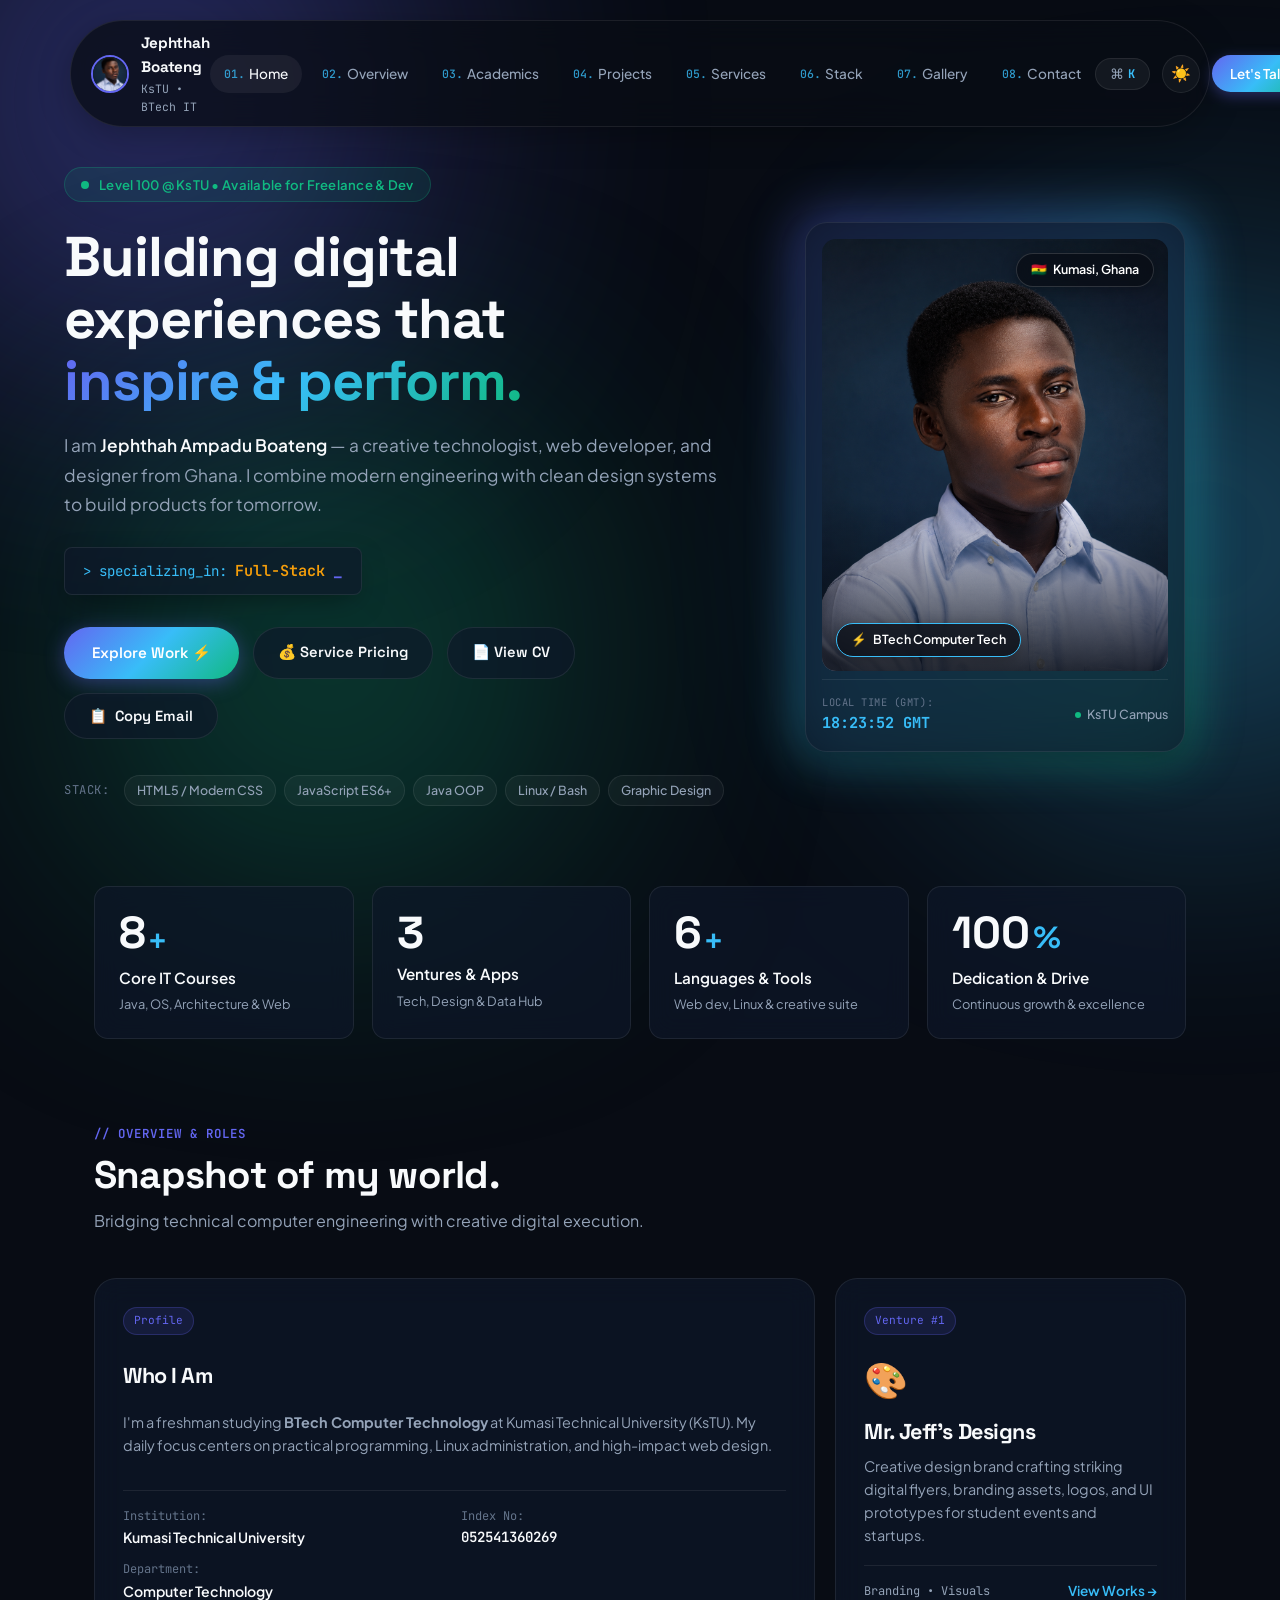
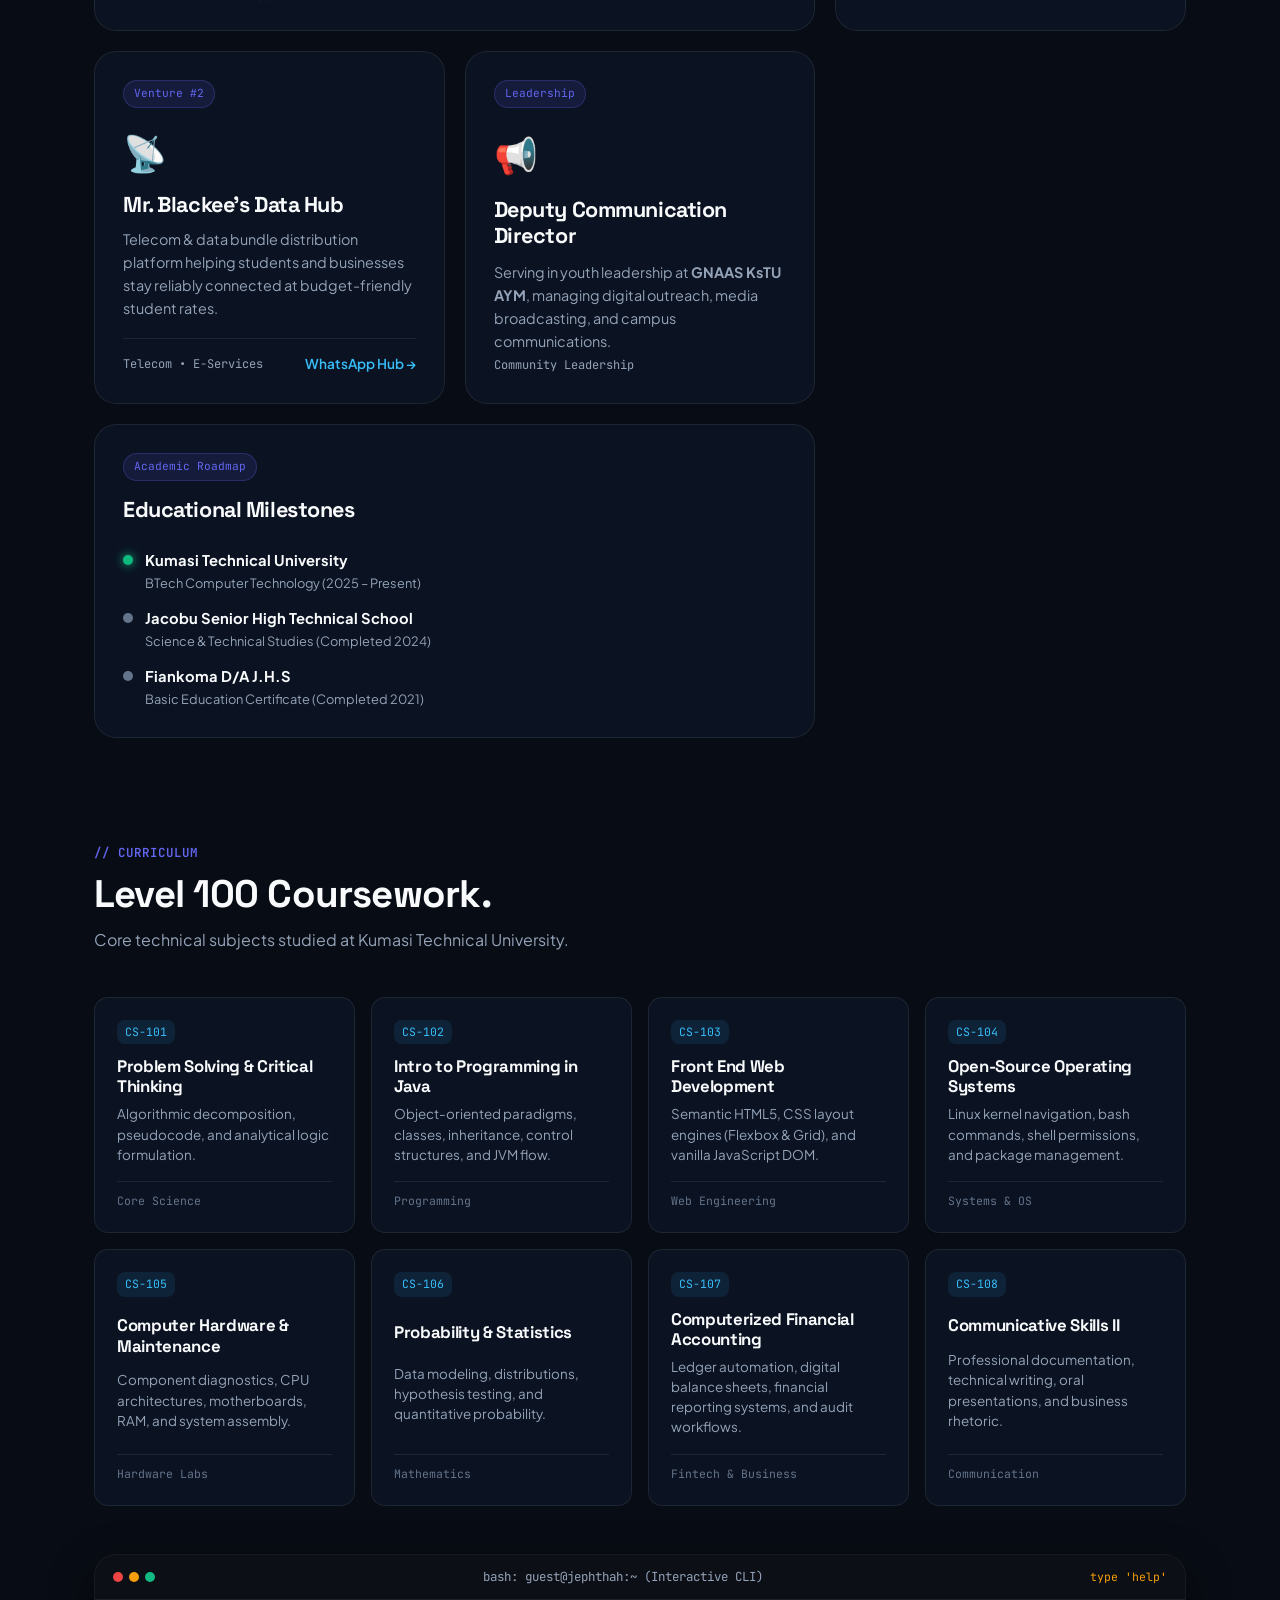
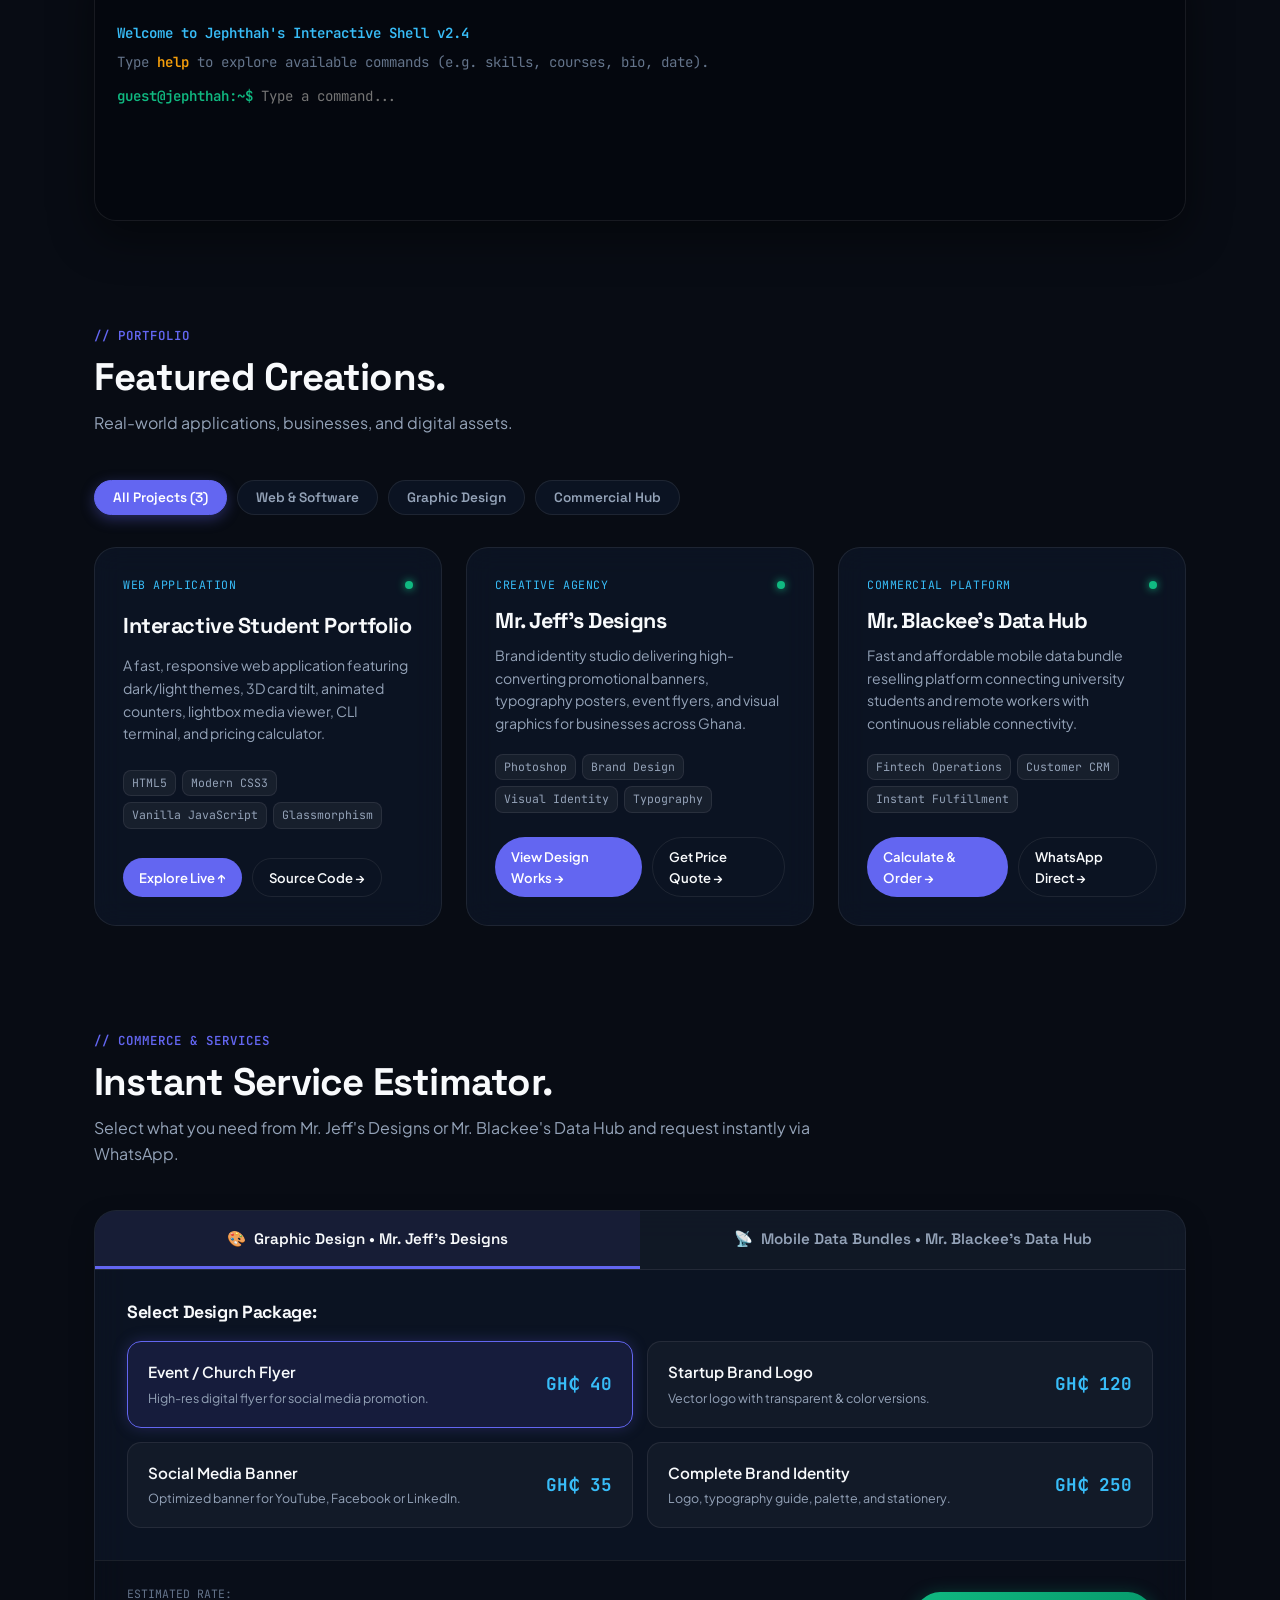
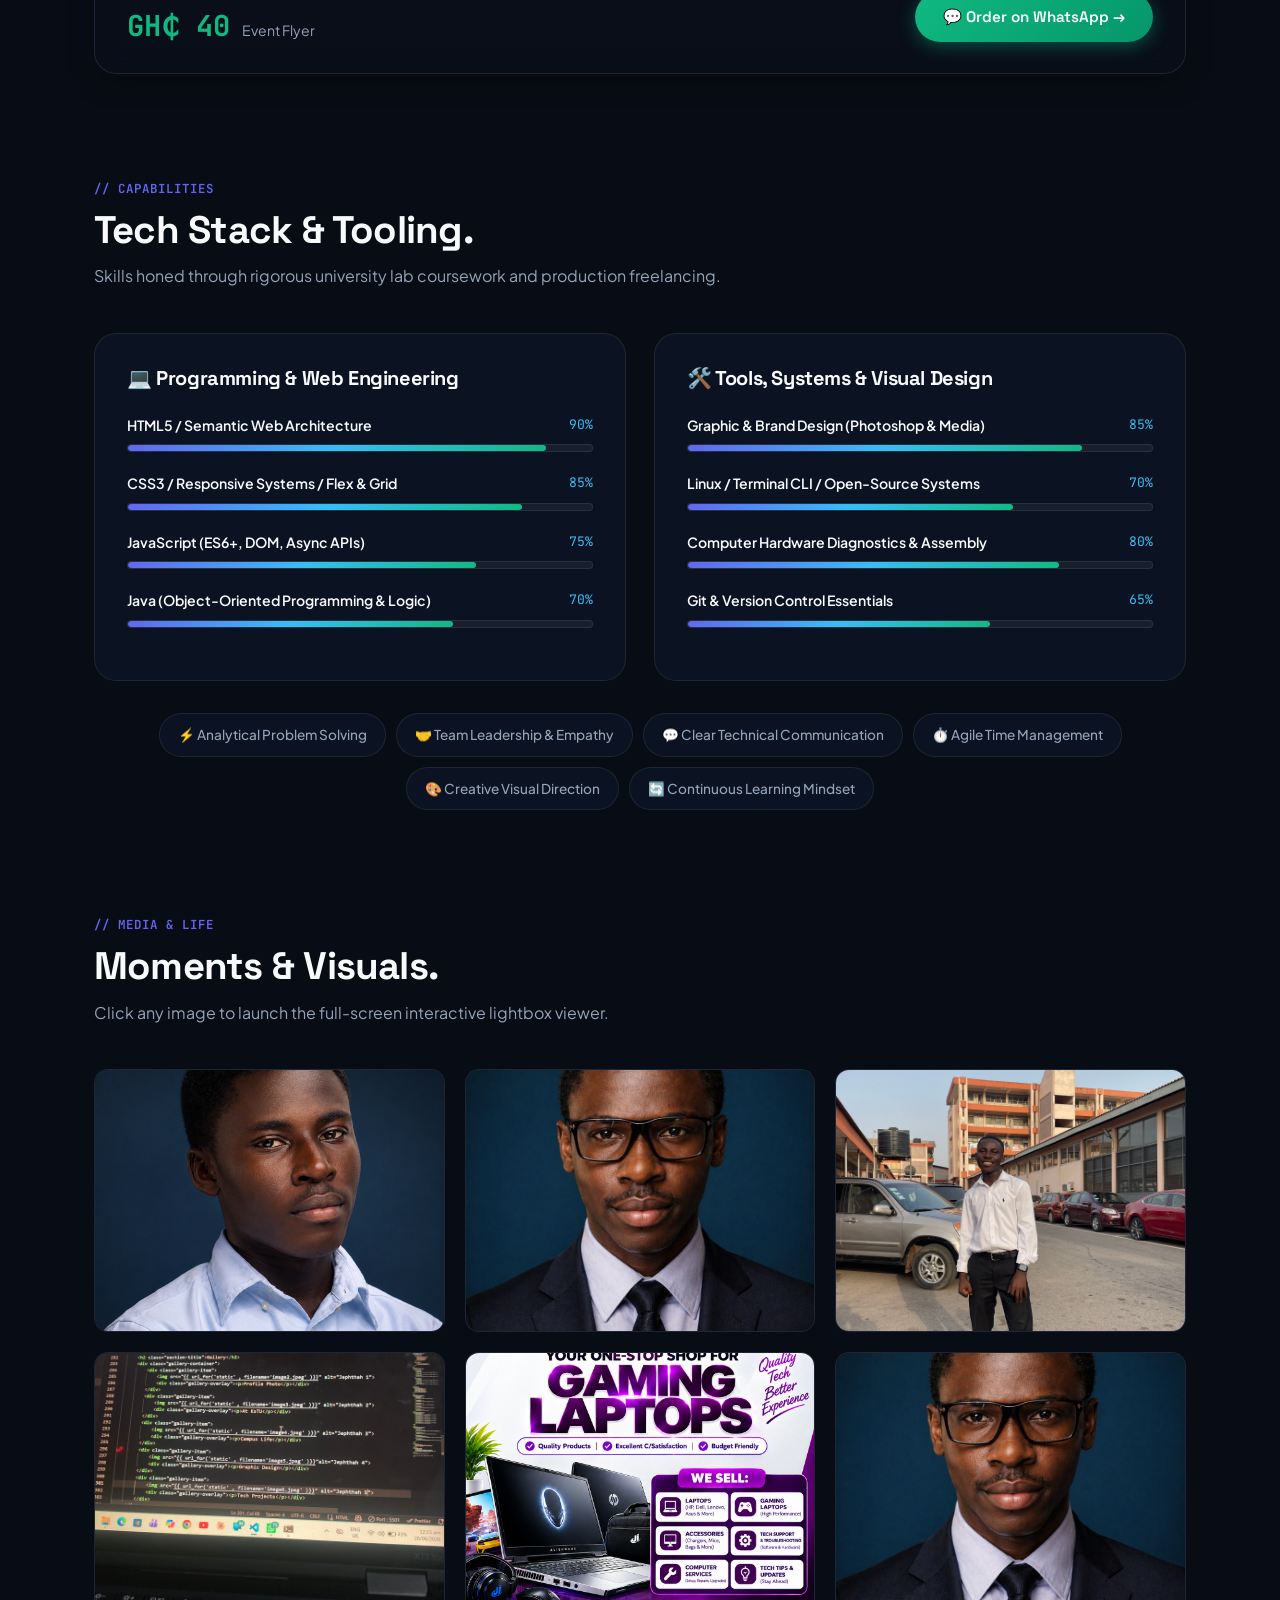
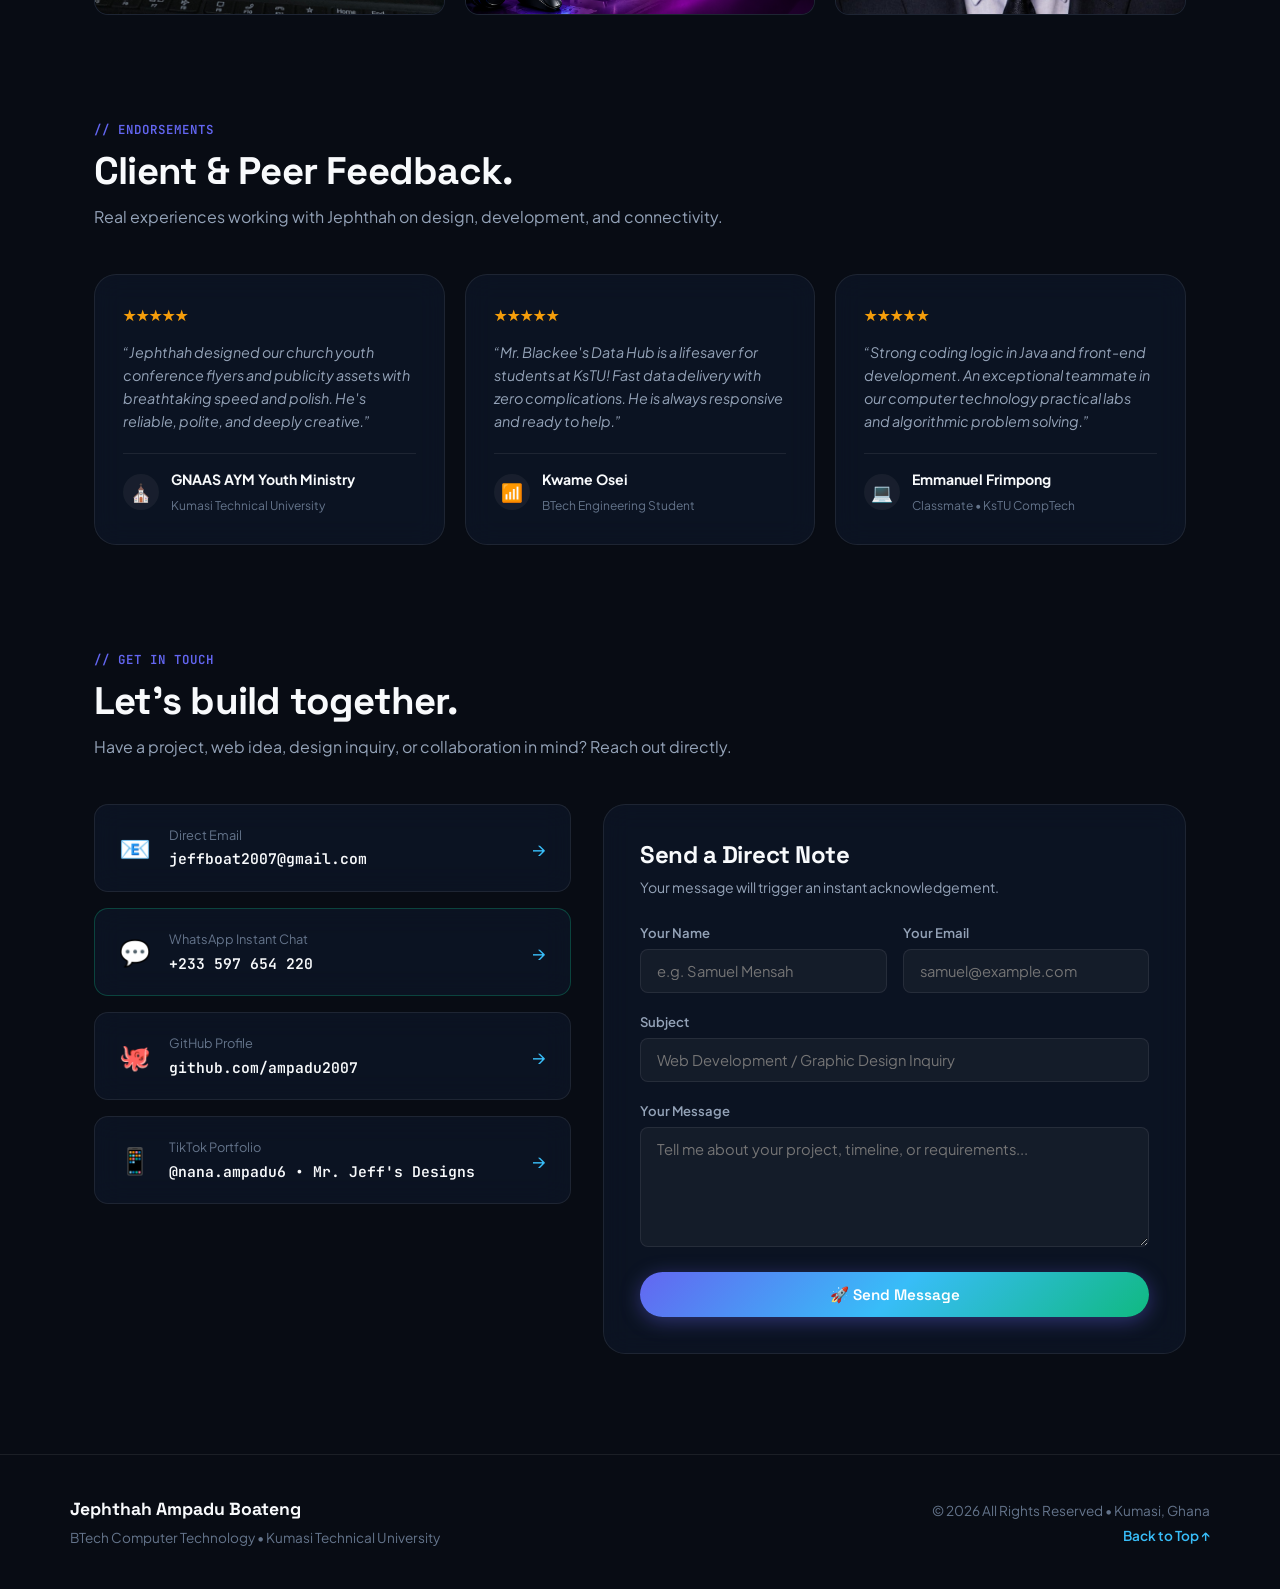
<file: index.html>
<!DOCTYPE html>
<html lang="en">
<head>
    <meta charset="UTF-8">
    <meta name="viewport" content="width=device-width, initial-scale=1.0">
    <title>Jephthah Ampadu Boateng | Creative Technologist & Developer</title>
    <meta name="description" content="Portfolio of Jephthah Ampadu Boateng — BTech Computer Technology student at Kumasi Technical University, Full-Stack Developer, and Creative Brand Designer.">
    
    <!-- Open Graph & Social Preview Meta Tags -->
    <meta property="og:title" content="Jephthah Ampadu Boateng | Creative Technologist & Developer">
    <meta property="og:description" content="Level 100 BTech Computer Technology student at KsTU. Web Developer, Graphic Designer, and Tech Innovator.">
    <meta property="og:image" content="images/profile.png">
    <meta property="og:type" content="website">
    <meta name="twitter:card" content="summary_large_image">
    <meta name="twitter:title" content="Jephthah Ampadu Boateng | Portfolio">
    <meta name="twitter:description" content="Web Developer, Graphic Designer, and BTech Computer Technology Scholar at KsTU.">
    <meta name="twitter:image" content="images/profile.png">

    <!-- Modern Tech Google Fonts -->
    <link rel="preconnect" href="https://fonts.googleapis.com">
    <link rel="preconnect" href="https://fonts.gstatic.com" crossorigin>
    <link href="https://fonts.googleapis.com/css2?family=JetBrains+Mono:wght@400;500;600&family=Plus+Jakarta+Sans:ital,wght@0,300;0,400;0,500;0,600;0,700;0,800;1,400&family=Space+Grotesk:wght@500;600;700&display=swap" rel="stylesheet">
    
    <link rel="stylesheet" href="style.css">
    <link rel="icon" type="image/png" href="images/profile.png">
</head>
<body class="dark-theme">

    <!-- Ambient Background Glows -->
    <div class="ambient-glow glow-1"></div>
    <div class="ambient-glow glow-2"></div>
    <div class="ambient-glow glow-3"></div>

    <!-- Scroll Progress Bar -->
    <div id="scrollProgress"></div>

    <!-- Floating Glass Navbar -->
    <header class="navbar-wrapper">
        <nav id="navbar" class="glass-nav">
            <a href="#hero" class="nav-brand">
                <div class="brand-avatar">
                    <img src="images/profile.png" alt="JAB">
                </div>
                <div class="brand-info">
                    <span class="brand-name">Jephthah Boateng</span>
                    <span class="brand-role">KsTU &bull; BTech IT</span>
                </div>
            </a>

            <!-- Mobile Menu Toggle Button -->
            <button id="menuToggle" class="menu-toggle" aria-label="Toggle navigation">
                <span></span>
                <span></span>
            </button>

            <!-- Navigation Links -->
            <ul class="nav-menu" id="navMenu">
                <li><a href="#hero" class="nav-link active"><span>01.</span> Home</a></li>
                <li><a href="#bento" class="nav-link"><span>02.</span> Overview</a></li>
                <li><a href="#academics" class="nav-link"><span>03.</span> Academics</a></li>
                <li><a href="#projects" class="nav-link"><span>04.</span> Projects</a></li>
                <li><a href="#services" class="nav-link"><span>05.</span> Services</a></li>
                <li><a href="#skills" class="nav-link"><span>06.</span> Stack</a></li>
                <li><a href="#gallery" class="nav-link"><span>07.</span> Gallery</a></li>
                <li><a href="#contact" class="nav-link"><span>08.</span> Contact</a></li>
            </ul>

            <!-- Theme Toggle & Command Palette Trigger -->
            <div class="nav-actions">
                <button id="cmdPaletteBtn" class="btn-cmd" title="Command Palette (Ctrl + K)">
                    <span class="cmd-icon">⌘</span>
                    <span class="cmd-text font-mono">K</span>
                </button>
                <button id="themeToggle" class="btn-icon theme-btn" title="Toggle Theme" aria-label="Toggle light or dark theme">
                    <span class="theme-icon">☀️</span>
                </button>
                <a href="#contact" class="btn-hire">Let's Talk &rarr;</a>
            </div>
        </nav>
    </header>

    <main>
        <!-- HERO SECTION: Interactive Split Layout -->
        <section id="hero" class="hero-section">
            <div class="hero-content">
                <!-- Status Pill -->
                <div class="status-pill">
                    <span class="pulse-dot"></span>
                    <span class="status-text">Level 100 @ KsTU &bull; Available for Freelance &amp; Dev</span>
                </div>

                <h1 class="hero-title">
                    Building digital experiences that <span class="gradient-text">inspire &amp; perform.</span>
                </h1>

                <p class="hero-subtext">
                    I am <strong>Jephthah Ampadu Boateng</strong> &mdash; a creative technologist, web developer, and designer from Ghana. I combine modern engineering with clean design systems to build products for tomorrow.
                </p>

                <!-- Interactive Role Terminal Badge -->
                <div class="role-terminal">
                    <span class="terminal-prefix">&gt; specializing_in:</span>
                    <span class="terminal-typed" id="typedText"></span>
                    <span class="terminal-cursor">_</span>
                </div>

                <!-- Action Buttons -->
                <div class="hero-actions">
                    <a href="#projects" class="btn-glow">Explore Work ⚡</a>
                    <a href="#services" class="btn-glass">💰 Service Pricing</a>
                    <a href="cv.html" target="_blank" class="btn-glass">📄 View CV</a>
                    <button class="btn-glass copy-email-btn" data-email="jeffboat2007@gmail.com">
                        <span>📋</span> Copy Email
                    </button>
                </div>

                <!-- Quick Tech Tags -->
                <div class="tech-marquee">
                    <span class="marquee-label">STACK:</span>
                    <div class="marquee-tags">
                        <span class="pill-tag">HTML5 / Modern CSS</span>
                        <span class="pill-tag">JavaScript ES6+</span>
                        <span class="pill-tag">Java OOP</span>
                        <span class="pill-tag">Linux / Bash</span>
                        <span class="pill-tag">Graphic Design</span>
                    </div>
                </div>
            </div>

            <!-- Hero Floating 3D Card -->
            <div class="hero-visual">
                <div class="interactive-card-container" id="profileCard3D">
                    <div class="card-glow-bg"></div>
                    
                    <div class="card-body">
                        <div class="card-image-box">
                            <img src="images/profile.png" alt="Jephthah Ampadu Boateng" class="main-portrait">
                            <div class="image-gradient-overlay"></div>
                            
                            <!-- Badges floating on card -->
                            <div class="badge-tag tag-top">
                                <span class="badge-icon">🇬🇭</span> Kumasi, Ghana
                            </div>
                            
                            <div class="badge-tag tag-bottom">
                                <span class="badge-icon">⚡</span> BTech Computer Tech
                            </div>
                        </div>

                        <!-- Card Live Status Widget -->
                        <div class="card-live-bar">
                            <div class="time-block">
                                <span class="time-label">LOCAL TIME (GMT):</span>
                                <span class="time-val" id="liveClock">--:--:--</span>
                            </div>
                            <div class="location-block">
                                <span class="loc-indicator"></span>
                                <span class="loc-text">KsTU Campus</span>
                            </div>
                        </div>
                    </div>
                </div>
            </div>
        </section>

        <!-- STATS BAR: Bento Counters -->
        <section class="stats-bar-wrapper">
            <div class="stats-grid">
                <div class="stat-card">
                    <div class="stat-num-row">
                        <span class="stat-counter" data-target="8">0</span>
                        <span class="stat-plus">+</span>
                    </div>
                    <span class="stat-title">Core IT Courses</span>
                    <p class="stat-desc">Java, OS, Architecture &amp; Web</p>
                </div>

                <div class="stat-card">
                    <div class="stat-num-row">
                        <span class="stat-counter" data-target="3">0</span>
                    </div>
                    <span class="stat-title">Ventures &amp; Apps</span>
                    <p class="stat-desc">Tech, Design &amp; Data Hub</p>
                </div>

                <div class="stat-card">
                    <div class="stat-num-row">
                        <span class="stat-counter" data-target="6">0</span>
                        <span class="stat-plus">+</span>
                    </div>
                    <span class="stat-title">Languages &amp; Tools</span>
                    <p class="stat-desc">Web dev, Linux &amp; creative suite</p>
                </div>

                <div class="stat-card">
                    <div class="stat-num-row">
                        <span class="stat-counter" data-target="100">0</span>
                        <span class="stat-plus">%</span>
                    </div>
                    <span class="stat-title">Dedication &amp; Drive</span>
                    <p class="stat-desc">Continuous growth &amp; excellence</p>
                </div>
            </div>
        </section>

        <!-- BENTO OVERVIEW SECTION -->
        <section id="bento" class="section bento-section">
            <div class="section-header">
                <span class="section-tag">// OVERVIEW &amp; ROLES</span>
                <h2 class="section-heading">Snapshot of my world.</h2>
                <p class="section-subtitle">Bridging technical computer engineering with creative digital execution.</p>
            </div>

            <div class="bento-grid">
                <!-- Bento 1: About Bio -->
                <div class="bento-item bento-bio">
                    <div class="bento-badge">Profile</div>
                    <h3>Who I Am</h3>
                    <p>
                        I'm a freshman studying <strong>BTech Computer Technology</strong> at Kumasi Technical University (KsTU). My daily focus centers on practical programming, Linux administration, and high-impact web design.
                    </p>
                    <div class="bio-meta-list">
                        <div class="meta-row">
                            <span class="meta-key">Institution:</span>
                            <span class="meta-val">Kumasi Technical University</span>
                        </div>
                        <div class="meta-row">
                            <span class="meta-key">Index No:</span>
                            <span class="meta-val font-mono">052541360269</span>
                        </div>
                        <div class="meta-row">
                            <span class="meta-key">Department:</span>
                            <span class="meta-val">Computer Technology</span>
                        </div>
                    </div>
                </div>

                <!-- Bento 2: Creative Agency -->
                <div class="bento-item bento-ventures">
                    <div class="bento-badge">Venture #1</div>
                    <div class="venture-icon">🎨</div>
                    <h3>Mr. Jeff's Designs</h3>
                    <p>Creative design brand crafting striking digital flyers, branding assets, logos, and UI prototypes for student events and startups.</p>
                    <div class="venture-footer">
                        <span class="badge-outline">Branding &bull; Visuals</span>
                        <a href="https://www.tiktok.com/@nana.ampadu6" target="_blank" class="link-arrow">View Works &rarr;</a>
                    </div>
                </div>

                <!-- Bento 3: Data Hub Business -->
                <div class="bento-item bento-datahub">
                    <div class="bento-badge">Venture #2</div>
                    <div class="venture-icon">📡</div>
                    <h3>Mr. Blackee's Data Hub</h3>
                    <p>Telecom &amp; data bundle distribution platform helping students and businesses stay reliably connected at budget-friendly student rates.</p>
                    <div class="venture-footer">
                        <span class="badge-outline">Telecom &bull; E-Services</span>
                        <a href="https://wa.me/233597654220" target="_blank" class="link-arrow">WhatsApp Hub &rarr;</a>
                    </div>
                </div>

                <!-- Bento 4: Leadership Role -->
                <div class="bento-item bento-leadership">
                    <div class="bento-badge">Leadership</div>
                    <div class="venture-icon">📢</div>
                    <h3>Deputy Communication Director</h3>
                    <p>Serving in youth leadership at <strong>GNAAS KsTU AYM</strong>, managing digital outreach, media broadcasting, and campus communications.</p>
                    <span class="badge-outline">Community Leadership</span>
                </div>

                <!-- Bento 5: Education Pathway -->
                <div class="bento-item bento-edu">
                    <div class="bento-badge">Academic Roadmap</div>
                    <h3>Educational Milestones</h3>
                    <div class="timeline-mini">
                        <div class="timeline-step">
                            <span class="step-dot active"></span>
                            <div class="step-content">
                                <strong>Kumasi Technical University</strong>
                                <span class="step-meta">BTech Computer Technology (2025 &ndash; Present)</span>
                            </div>
                        </div>
                        <div class="timeline-step">
                            <span class="step-dot"></span>
                            <div class="step-content">
                                <strong>Jacobu Senior High Technical School</strong>
                                <span class="step-meta">Science &amp; Technical Studies (Completed 2024)</span>
                            </div>
                        </div>
                        <div class="timeline-step">
                            <span class="step-dot"></span>
                            <div class="step-content">
                                <strong>Fiankoma D/A J.H.S</strong>
                                <span class="step-meta">Basic Education Certificate (Completed 2021)</span>
                            </div>
                        </div>
                    </div>
                </div>
            </div>
        </section>

        <!-- ACADEMICS & COURSEWORK EXPLORER -->
        <section id="academics" class="section academics-section">
            <div class="section-header">
                <span class="section-tag">// CURRICULUM</span>
                <h2 class="section-heading">Level 100 Coursework.</h2>
                <p class="section-subtitle">Core technical subjects studied at Kumasi Technical University.</p>
            </div>

            <div class="courses-terminal-grid">
                <div class="course-pill-card">
                    <span class="course-code font-mono">CS-101</span>
                    <h4>Problem Solving &amp; Critical Thinking</h4>
                    <p>Algorithmic decomposition, pseudocode, and analytical logic formulation.</p>
                    <span class="course-type">Core Science</span>
                </div>

                <div class="course-pill-card">
                    <span class="course-code font-mono">CS-102</span>
                    <h4>Intro to Programming in Java</h4>
                    <p>Object-oriented paradigms, classes, inheritance, control structures, and JVM flow.</p>
                    <span class="course-type">Programming</span>
                </div>

                <div class="course-pill-card">
                    <span class="course-code font-mono">CS-103</span>
                    <h4>Front End Web Development</h4>
                    <p>Semantic HTML5, CSS layout engines (Flexbox &amp; Grid), and vanilla JavaScript DOM.</p>
                    <span class="course-type">Web Engineering</span>
                </div>

                <div class="course-pill-card">
                    <span class="course-code font-mono">CS-104</span>
                    <h4>Open-Source Operating Systems</h4>
                    <p>Linux kernel navigation, bash commands, shell permissions, and package management.</p>
                    <span class="course-type">Systems &amp; OS</span>
                </div>

                <div class="course-pill-card">
                    <span class="course-code font-mono">CS-105</span>
                    <h4>Computer Hardware &amp; Maintenance</h4>
                    <p>Component diagnostics, CPU architectures, motherboards, RAM, and system assembly.</p>
                    <span class="course-type">Hardware Labs</span>
                </div>

                <div class="course-pill-card">
                    <span class="course-code font-mono">CS-106</span>
                    <h4>Probability &amp; Statistics</h4>
                    <p>Data modeling, distributions, hypothesis testing, and quantitative probability.</p>
                    <span class="course-type">Mathematics</span>
                </div>

                <div class="course-pill-card">
                    <span class="course-code font-mono">CS-107</span>
                    <h4>Computerized Financial Accounting</h4>
                    <p>Ledger automation, digital balance sheets, financial reporting systems, and audit workflows.</p>
                    <span class="course-type">Fintech &amp; Business</span>
                </div>

                <div class="course-pill-card">
                    <span class="course-code font-mono">CS-108</span>
                    <h4>Communicative Skills II</h4>
                    <p>Professional documentation, technical writing, oral presentations, and business rhetoric.</p>
                    <span class="course-type">Communication</span>
                </div>
            </div>

            <!-- INTERACTIVE DEVELOPER CLI TERMINAL -->
            <div class="cli-terminal-wrapper" id="terminal">
                <div class="cli-top-bar">
                    <div class="cli-dots">
                        <span class="dot red"></span>
                        <span class="dot yellow"></span>
                        <span class="dot green"></span>
                    </div>
                    <span class="cli-title font-mono">bash: guest@jephthah:~ (Interactive CLI)</span>
                    <span class="cli-hint font-mono">type 'help'</span>
                </div>
                
                <div class="cli-body font-mono">
                    <div id="cliOutput">
                        <div class="cli-line intro">Welcome to Jephthah's Interactive Shell v2.4</div>
                        <div class="cli-line muted">Type <span class="highlight">help</span> to explore available commands (e.g. skills, courses, bio, date).</div>
                    </div>

                    <form id="cliForm" class="cli-input-row" autocomplete="off">
                        <span class="cli-prompt">guest@jephthah:~$</span>
                        <input type="text" id="cliInput" class="cli-input" placeholder="Type a command..." spellcheck="false" autofocus>
                    </form>
                </div>
            </div>
        </section>

        <!-- PROJECTS SECTION: Filterable Interactive Grid -->
        <section id="projects" class="section projects-section">
            <div class="section-header">
                <span class="section-tag">// PORTFOLIO</span>
                <h2 class="section-heading">Featured Creations.</h2>
                <p class="section-subtitle">Real-world applications, businesses, and digital assets.</p>
            </div>

            <!-- Filter Tabs -->
            <div class="filter-bar">
                <button class="filter-btn active" data-filter="all">All Projects (3)</button>
                <button class="filter-btn" data-filter="web">Web &amp; Software</button>
                <button class="filter-btn" data-filter="creative">Graphic Design</button>
                <button class="filter-btn" data-filter="business">Commercial Hub</button>
            </div>

            <div class="project-showcase">
                <!-- Project 1 -->
                <div class="project-box" data-category="web">
                    <div class="project-box-header">
                        <span class="project-category-tag font-mono">WEB APPLICATION</span>
                        <div class="project-status-dot" title="Live & Active"></div>
                    </div>
                    <h3>Interactive Student Portfolio</h3>
                    <p>A fast, responsive web application featuring dark/light themes, 3D card tilt, animated counters, lightbox media viewer, CLI terminal, and pricing calculator.</p>
                    <div class="project-stack">
                        <span>HTML5</span>
                        <span>Modern CSS3</span>
                        <span>Vanilla JavaScript</span>
                        <span>Glassmorphism</span>
                    </div>
                    <div class="project-actions">
                        <a href="#hero" class="btn-action-sm">Explore Live &uarr;</a>
                        <a href="https://github.com/ampadu2007" target="_blank" class="btn-action-sm outline">Source Code &rarr;</a>
                    </div>
                </div>

                <!-- Project 2 -->
                <div class="project-box" data-category="creative">
                    <div class="project-box-header">
                        <span class="project-category-tag font-mono">CREATIVE AGENCY</span>
                        <div class="project-status-dot" title="Live & Active"></div>
                    </div>
                    <h3>Mr. Jeff's Designs</h3>
                    <p>Brand identity studio delivering high-converting promotional banners, typography posters, event flyers, and visual graphics for businesses across Ghana.</p>
                    <div class="project-stack">
                        <span>Photoshop</span>
                        <span>Brand Design</span>
                        <span>Visual Identity</span>
                        <span>Typography</span>
                    </div>
                    <div class="project-actions">
                        <a href="https://www.tiktok.com/@nana.ampadu6" target="_blank" class="btn-action-sm">View Design Works &rarr;</a>
                        <a href="#services" class="btn-action-sm outline">Get Price Quote &rarr;</a>
                    </div>
                </div>

                <!-- Project 3 -->
                <div class="project-box" data-category="business">
                    <div class="project-box-header">
                        <span class="project-category-tag font-mono">COMMERCIAL PLATFORM</span>
                        <div class="project-status-dot" title="Live & Active"></div>
                    </div>
                    <h3>Mr. Blackee's Data Hub</h3>
                    <p>Fast and affordable mobile data bundle reselling platform connecting university students and remote workers with continuous reliable connectivity.</p>
                    <div class="project-stack">
                        <span>Fintech Operations</span>
                        <span>Customer CRM</span>
                        <span>Instant Fulfillment</span>
                    </div>
                    <div class="project-actions">
                        <a href="#services" class="btn-action-sm">Calculate &amp; Order &rarr;</a>
                        <a href="https://wa.me/233597654220" target="_blank" class="btn-action-sm outline">WhatsApp Direct &rarr;</a>
                    </div>
                </div>
            </div>
        </section>

        <!-- INTERACTIVE SERVICE & PRICING CALCULATOR -->
        <section id="services" class="section services-section">
            <div class="section-header">
                <span class="section-tag">// COMMERCE &amp; SERVICES</span>
                <h2 class="section-heading">Instant Service Estimator.</h2>
                <p class="section-subtitle">Select what you need from Mr. Jeff's Designs or Mr. Blackee's Data Hub and request instantly via WhatsApp.</p>
            </div>

            <div class="calculator-card">
                <!-- Service Mode Tabs -->
                <div class="calc-tabs">
                    <button class="calc-tab active" data-service="design">
                        <span>🎨</span> Graphic Design &bull; Mr. Jeff's Designs
                    </button>
                    <button class="calc-tab" data-service="datahub">
                        <span>📡</span> Mobile Data Bundles &bull; Mr. Blackee's Data Hub
                    </button>
                </div>

                <!-- Calculator Body -->
                <div class="calc-content">
                    <!-- Design Panel -->
                    <div class="service-panel active" id="designPanel">
                        <h4>Select Design Package:</h4>
                        <div class="options-grid">
                            <label class="option-card active">
                                <input type="radio" name="designType" value="Event Flyer" data-price="40" checked>
                                <div class="option-details">
                                    <span class="option-title">Event / Church Flyer</span>
                                    <span class="option-desc">High-res digital flyer for social media promotion.</span>
                                </div>
                                <span class="option-price font-mono">GH₵ 40</span>
                            </label>

                            <label class="option-card">
                                <input type="radio" name="designType" value="Brand Logo Design" data-price="120">
                                <div class="option-details">
                                    <span class="option-title">Startup Brand Logo</span>
                                    <span class="option-desc">Vector logo with transparent &amp; color versions.</span>
                                </div>
                                <span class="option-price font-mono">GH₵ 120</span>
                            </label>

                            <label class="option-card">
                                <input type="radio" name="designType" value="Social Media Banner" data-price="35">
                                <div class="option-details">
                                    <span class="option-title">Social Media Banner</span>
                                    <span class="option-desc">Optimized banner for YouTube, Facebook or LinkedIn.</span>
                                </div>
                                <span class="option-price font-mono">GH₵ 35</span>
                            </label>

                            <label class="option-card">
                                <input type="radio" name="designType" value="Full Brand Identity Kit" data-price="250">
                                <div class="option-details">
                                    <span class="option-title">Complete Brand Identity</span>
                                    <span class="option-desc">Logo, typography guide, palette, and stationery.</span>
                                </div>
                                <span class="option-price font-mono">GH₵ 250</span>
                            </label>
                        </div>
                    </div>

                    <!-- Data Hub Panel -->
                    <div class="service-panel" id="datahubPanel">
                        <h4>Select Telco &amp; Data Size:</h4>
                        
                        <div class="network-selector">
                            <label class="net-btn active">
                                <input type="radio" name="network" value="MTN" checked> MTN
                            </label>
                            <label class="net-btn">
                                <input type="radio" name="network" value="Telecel"> Telecel
                            </label>
                            <label class="net-btn">
                                <input type="radio" name="network" value="AT"> AT
                            </label>
                        </div>

                        <div class="options-grid">
                            <label class="option-card active">
                                <input type="radio" name="dataSize" value="3 GB" data-price="18" checked>
                                <div class="option-details">
                                    <span class="option-title">3 GB Student Bundle</span>
                                    <span class="option-desc">Fast internet with zero expiry.</span>
                                </div>
                                <span class="option-price font-mono">GH₵ 18</span>
                            </label>

                            <label class="option-card">
                                <input type="radio" name="dataSize" value="5 GB" data-price="28">
                                <div class="option-details">
                                    <span class="option-title">5 GB Standard Bundle</span>
                                    <span class="option-desc">Ideal for studies, downloads, and social media.</span>
                                </div>
                                <span class="option-price font-mono">GH₵ 28</span>
                            </label>

                            <label class="option-card">
                                <input type="radio" name="dataSize" value="10 GB" data-price="50">
                                <div class="option-details">
                                    <span class="option-title">10 GB Heavy User Bundle</span>
                                    <span class="option-desc">Video streaming, developer labs, and updates.</span>
                                </div>
                                <span class="option-price font-mono">GH₵ 50</span>
                            </label>

                            <label class="option-card">
                                <input type="radio" name="dataSize" value="20 GB" data-price="95">
                                <div class="option-details">
                                    <span class="option-title">20 GB Mega Bundle</span>
                                    <span class="option-desc">Maximum value for long-term usage.</span>
                                </div>
                                <span class="option-price font-mono">GH₵ 95</span>
                            </label>
                        </div>
                    </div>
                </div>

                <!-- Calculator Checkout Action Bar -->
                <div class="calc-summary-bar">
                    <div class="summary-left">
                        <span class="summary-label">ESTIMATED RATE:</span>
                        <div class="summary-price-wrap">
                            <span class="summary-price font-mono" id="calcPriceDisplay">GH₵ 40</span>
                            <span class="summary-item" id="calcItemDisplay">Event / Church Flyer</span>
                        </div>
                    </div>
                    
                    <a href="#" id="orderWhatsAppBtn" target="_blank" class="btn-glow whatsapp-glow-btn">
                        <span>💬 Order on WhatsApp &rarr;</span>
                    </a>
                </div>
            </div>
        </section>

        <!-- SKILLS & PROFICIENCIES: Interactive Radar/Bars -->
        <section id="skills" class="section skills-section">
            <div class="section-header">
                <span class="section-tag">// CAPABILITIES</span>
                <h2 class="section-heading">Tech Stack &amp; Tooling.</h2>
                <p class="section-subtitle">Skills honed through rigorous university lab coursework and production freelancing.</p>
            </div>

            <div class="skills-split-grid">
                <!-- Code & Frameworks -->
                <div class="skill-category-card">
                    <h3>💻 Programming &amp; Web Engineering</h3>
                    
                    <div class="meter-item">
                        <div class="meter-head">
                            <span class="meter-name">HTML5 / Semantic Web Architecture</span>
                            <span class="meter-pct font-mono">90%</span>
                        </div>
                        <div class="meter-track"><div class="meter-fill" style="width: 90%"></div></div>
                    </div>

                    <div class="meter-item">
                        <div class="meter-head">
                            <span class="meter-name">CSS3 / Responsive Systems / Flex &amp; Grid</span>
                            <span class="meter-pct font-mono">85%</span>
                        </div>
                        <div class="meter-track"><div class="meter-fill" style="width: 85%"></div></div>
                    </div>

                    <div class="meter-item">
                        <div class="meter-head">
                            <span class="meter-name">JavaScript (ES6+, DOM, Async APIs)</span>
                            <span class="meter-pct font-mono">75%</span>
                        </div>
                        <div class="meter-track"><div class="meter-fill" style="width: 75%"></div></div>
                    </div>

                    <div class="meter-item">
                        <div class="meter-head">
                            <span class="meter-name">Java (Object-Oriented Programming &amp; Logic)</span>
                            <span class="meter-pct font-mono">70%</span>
                        </div>
                        <div class="meter-track"><div class="meter-fill" style="width: 70%"></div></div>
                    </div>
                </div>

                <!-- Systems & Creative -->
                <div class="skill-category-card">
                    <h3>🛠️ Tools, Systems &amp; Visual Design</h3>

                    <div class="meter-item">
                        <div class="meter-head">
                            <span class="meter-name">Graphic &amp; Brand Design (Photoshop &amp; Media)</span>
                            <span class="meter-pct font-mono">85%</span>
                        </div>
                        <div class="meter-track"><div class="meter-fill" style="width: 85%"></div></div>
                    </div>

                    <div class="meter-item">
                        <div class="meter-head">
                            <span class="meter-name">Linux / Terminal CLI / Open-Source Systems</span>
                            <span class="meter-pct font-mono">70%</span>
                        </div>
                        <div class="meter-track"><div class="meter-fill" style="width: 70%"></div></div>
                    </div>

                    <div class="meter-item">
                        <div class="meter-head">
                            <span class="meter-name">Computer Hardware Diagnostics &amp; Assembly</span>
                            <span class="meter-pct font-mono">80%</span>
                        </div>
                        <div class="meter-track"><div class="meter-fill" style="width: 80%"></div></div>
                    </div>

                    <div class="meter-item">
                        <div class="meter-head">
                            <span class="meter-name">Git &amp; Version Control Essentials</span>
                            <span class="meter-pct font-mono">65%</span>
                        </div>
                        <div class="meter-track"><div class="meter-fill" style="width: 65%"></div></div>
                    </div>
                </div>
            </div>

            <!-- Soft Skills Badges -->
            <div class="soft-skills-cloud">
                <span class="cloud-pill">⚡ Analytical Problem Solving</span>
                <span class="cloud-pill">🤝 Team Leadership &amp; Empathy</span>
                <span class="cloud-pill">💬 Clear Technical Communication</span>
                <span class="cloud-pill">⏱️ Agile Time Management</span>
                <span class="cloud-pill">🎨 Creative Visual Direction</span>
                <span class="cloud-pill">🔄 Continuous Learning Mindset</span>
            </div>
        </section>

        <!-- INTERACTIVE GALLERY & LIGHTBOX SECTION -->
        <section id="gallery" class="section gallery-section">
            <div class="section-header">
                <span class="section-tag">// MEDIA &amp; LIFE</span>
                <h2 class="section-heading">Moments &amp; Visuals.</h2>
                <p class="section-subtitle">Click any image to launch the full-screen interactive lightbox viewer.</p>
            </div>

            <div class="interactive-gallery-grid">
                <!-- Gallery 1 -->
                <div class="gallery-tile" data-src="images/profile.png" data-type="image" data-caption="Official Studio Portrait &bull; Jephthah Boateng">
                    <img src="images/profile.png" alt="Jephthah Portrait" loading="lazy">
                    <div class="tile-overlay">
                        <span class="tile-icon">🔍</span>
                        <div class="tile-meta">
                            <h4>Official Portrait</h4>
                            <span>Studio Photo</span>
                        </div>
                    </div>
                </div>

                <!-- Gallery 2 -->
                <div class="gallery-tile" data-src="images/image2.jpg" data-type="image" data-caption="Executive Student Headshot &bull; BTech Computer Technology">
                    <img src="images/image2.jpg" alt="Student Headshot" loading="lazy">
                    <div class="tile-overlay">
                        <span class="tile-icon">🔍</span>
                        <div class="tile-meta">
                            <h4>Student Headshot</h4>
                            <span>KsTU Scholar</span>
                        </div>
                    </div>
                </div>

                <!-- Gallery 3 -->
                <div class="gallery-tile" data-src="images/image3.jpg" data-type="image" data-caption="On Campus &bull; Kumasi Technical University">
                    <img src="images/image3.jpg" alt="KsTU Campus Life" loading="lazy">
                    <div class="tile-overlay">
                        <span class="tile-icon">🔍</span>
                        <div class="tile-meta">
                            <h4>Campus Moments</h4>
                            <span>Kumasi, Ghana</span>
                        </div>
                    </div>
                </div>

                <!-- Gallery 4 -->
                <div class="gallery-tile" data-src="images/image4.jpg" data-type="image" data-caption="Hands-on Development &bull; Lab Coding Session">
                    <img src="images/image4.jpg" alt="Tech & Study" loading="lazy">
                    <div class="tile-overlay">
                        <span class="tile-icon">🔍</span>
                        <div class="tile-meta">
                            <h4>Coding &amp; Labs</h4>
                            <span>Software Development</span>
                        </div>
                    </div>
                </div>

                <!-- Gallery 5 -->
                <div class="gallery-tile" data-src="images/image5.png" data-type="image" data-caption="Creative Artwork &bull; Mr. Jeff's Designs Showcase">
                    <img src="images/image5.png" alt="Graphic Design" loading="lazy">
                    <div class="tile-overlay">
                        <span class="tile-icon">🔍</span>
                        <div class="tile-meta">
                            <h4>Graphic Artwork</h4>
                            <span>Brand Showcase</span>
                        </div>
                    </div>
                </div>

                <!-- Gallery 6: Video Tile -->
                <div class="gallery-tile video-tile" data-src="images/video.mp4" data-type="video" data-caption="Campus Life &amp; Highlights Video &bull; Experience">
                    <video src="images/video.mp4" autoplay loop muted playsinline poster="images/image2.jpg"></video>
                    <div class="tile-overlay">
                        <span class="tile-icon">▶</span>
                        <div class="tile-meta">
                            <h4>Highlight Clip</h4>
                            <span>Click to play in viewer</span>
                        </div>
                    </div>
                </div>
            </div>
        </section>

        <!-- TESTIMONIALS & PEER REVIEWS -->
        <section class="section testimonials-section">
            <div class="section-header">
                <span class="section-tag">// ENDORSEMENTS</span>
                <h2 class="section-heading">Client &amp; Peer Feedback.</h2>
                <p class="section-subtitle">Real experiences working with Jephthah on design, development, and connectivity.</p>
            </div>

            <div class="testimonials-grid">
                <div class="test-card">
                    <div class="test-stars">★★★★★</div>
                    <p class="test-quote">&ldquo;Jephthah designed our church youth conference flyers and publicity assets with breathtaking speed and polish. He's reliable, polite, and deeply creative.&rdquo;</p>
                    <div class="test-author">
                        <div class="test-avatar">⛪</div>
                        <div class="test-info">
                            <strong>GNAAS AYM Youth Ministry</strong>
                            <span>Kumasi Technical University</span>
                        </div>
                    </div>
                </div>

                <div class="test-card">
                    <div class="test-stars">★★★★★</div>
                    <p class="test-quote">&ldquo;Mr. Blackee's Data Hub is a lifesaver for students at KsTU! Fast data delivery with zero complications. He is always responsive and ready to help.&rdquo;</p>
                    <div class="test-author">
                        <div class="test-avatar">📶</div>
                        <div class="test-info">
                            <strong>Kwame Osei</strong>
                            <span>BTech Engineering Student</span>
                        </div>
                    </div>
                </div>

                <div class="test-card">
                    <div class="test-stars">★★★★★</div>
                    <p class="test-quote">&ldquo;Strong coding logic in Java and front-end development. An exceptional teammate in our computer technology practical labs and algorithmic problem solving.&rdquo;</p>
                    <div class="test-author">
                        <div class="test-avatar">💻</div>
                        <div class="test-info">
                            <strong>Emmanuel Frimpong</strong>
                            <span>Classmate &bull; KsTU CompTech</span>
                        </div>
                    </div>
                </div>
            </div>
        </section>

        <!-- CONTACT & DIRECT CONNECT SECTION -->
        <section id="contact" class="section contact-section">
            <div class="section-header">
                <span class="section-tag">// GET IN TOUCH</span>
                <h2 class="section-heading">Let's build together.</h2>
                <p class="section-subtitle">Have a project, web idea, design inquiry, or collaboration in mind? Reach out directly.</p>
            </div>

            <div class="contact-dual-grid">
                <!-- Direct Connect Channels -->
                <div class="contact-channels">
                    <a href="mailto:jeffboat2007@gmail.com" class="channel-card">
                        <div class="channel-icon">📧</div>
                        <div class="channel-info">
                            <span class="channel-title">Direct Email</span>
                            <span class="channel-value font-mono">jeffboat2007@gmail.com</span>
                        </div>
                        <span class="channel-arrow">&rarr;</span>
                    </a>

                    <a href="https://wa.me/233597654220" target="_blank" class="channel-card whatsapp-card">
                        <div class="channel-icon">💬</div>
                        <div class="channel-info">
                            <span class="channel-title">WhatsApp Instant Chat</span>
                            <span class="channel-value font-mono">+233 597 654 220</span>
                        </div>
                        <span class="channel-arrow">&rarr;</span>
                    </a>

                    <a href="https://github.com/ampadu2007" target="_blank" class="channel-card">
                        <div class="channel-icon">🐙</div>
                        <div class="channel-info">
                            <span class="channel-title">GitHub Profile</span>
                            <span class="channel-value font-mono">github.com/ampadu2007</span>
                        </div>
                        <span class="channel-arrow">&rarr;</span>
                    </a>

                    <a href="https://www.tiktok.com/@nana.ampadu6" target="_blank" class="channel-card">
                        <div class="channel-icon">📱</div>
                        <div class="channel-info">
                            <span class="channel-title">TikTok Portfolio</span>
                            <span class="channel-value font-mono">@nana.ampadu6 &bull; Mr. Jeff's Designs</span>
                        </div>
                        <span class="channel-arrow">&rarr;</span>
                    </a>
                </div>

                <!-- Modern Interactive Message Box -->
                <div class="message-box-card">
                    <h3>Send a Direct Note</h3>
                    <p>Your message will trigger an instant acknowledgement.</p>

                    <form id="interactiveMessageForm">
                        <div class="input-duo">
                            <div class="input-wrap">
                                <label for="senderName">Your Name</label>
                                <input type="text" id="senderName" class="modern-input" placeholder="e.g. Samuel Mensah" required>
                            </div>
                            <div class="input-wrap">
                                <label for="senderEmail">Your Email</label>
                                <input type="email" id="senderEmail" class="modern-input" placeholder="samuel@example.com" required>
                            </div>
                        </div>

                        <div class="input-wrap">
                            <label for="msgSubject">Subject</label>
                            <input type="text" id="msgSubject" class="modern-input" placeholder="Web Development / Graphic Design Inquiry" required>
                        </div>

                        <div class="input-wrap">
                            <label for="msgBody">Your Message</label>
                            <textarea id="msgBody" class="modern-input modern-textarea" placeholder="Tell me about your project, timeline, or requirements..." required></textarea>
                        </div>

                        <button type="submit" class="btn-glow w-full">
                            <span>🚀 Send Message</span>
                        </button>
                    </form>
                </div>
            </div>
        </section>
    </main>

    <!-- Footer -->
    <footer class="modern-footer">
        <div class="footer-inner">
            <div class="footer-col">
                <span class="footer-brand">Jephthah Ampadu Boateng</span>
                <p>BTech Computer Technology &bull; Kumasi Technical University</p>
            </div>
            <div class="footer-col text-right">
                <p>&copy; 2026 All Rights Reserved &bull; Kumasi, Ghana</p>
                <a href="#hero" class="back-top-link">Back to Top &uarr;</a>
            </div>
        </div>
    </footer>

    <!-- INTERACTIVE COMMAND PALETTE (Ctrl + K) -->
    <div id="cmdPaletteModal" class="cmd-modal" role="dialog" aria-modal="true" aria-label="Command Palette">
        <div class="cmd-backdrop" id="cmdBackdrop"></div>
        <div class="cmd-box">
            <div class="cmd-search-header">
                <span class="cmd-search-icon">🔍</span>
                <input type="text" id="cmdSearchInput" class="cmd-input font-mono" placeholder="Type a command or jump to section..." autocomplete="off">
                <span class="cmd-badge font-mono">ESC</span>
            </div>

            <div class="cmd-results" id="cmdResults">
                <div class="cmd-group-label font-mono">NAVIGATION</div>
                <div class="cmd-item" data-action="nav" data-target="#hero"><span>🏠</span> Go to Home</div>
                <div class="cmd-item" data-action="nav" data-target="#bento"><span>📋</span> Go to Overview &amp; Bio</div>
                <div class="cmd-item" data-action="nav" data-target="#academics"><span>📚</span> Go to Coursework</div>
                <div class="cmd-item" data-action="nav" data-target="#terminal"><span>💻</span> Go to Linux CLI Terminal</div>
                <div class="cmd-item" data-action="nav" data-target="#projects"><span>⚡</span> Go to Projects</div>
                <div class="cmd-item" data-action="nav" data-target="#services"><span>💰</span> Go to Service Pricing</div>
                <div class="cmd-item" data-action="nav" data-target="#skills"><span>🛠️</span> Go to Tech Stack</div>
                <div class="cmd-item" data-action="nav" data-target="#gallery"><span>🖼️</span> Go to Life &amp; Gallery</div>
                <div class="cmd-item" data-action="nav" data-target="#contact"><span>✉️</span> Go to Contact Form</div>
                
                <div class="cmd-group-label font-mono">ACTIONS</div>
                <div class="cmd-item" data-action="theme"><span>🌓</span> Toggle Dark / Light Theme</div>
                <div class="cmd-item" data-action="email"><span>📋</span> Copy Email Address</div>
                <div class="cmd-item" data-action="whatsapp"><span>💬</span> Open WhatsApp Chat</div>
                <div class="cmd-item" data-action="cv"><span>📄</span> Open Curriculum Vitae (CV)</div>
            </div>
        </div>
    </div>

    <!-- INTERACTIVE FULLSCREEN LIGHTBOX -->
    <div id="mediaLightbox" class="lightbox-modal" role="dialog" aria-modal="true" aria-label="Media Lightbox Viewer">
        <div class="lightbox-backdrop"></div>
        <button id="lightboxClose" class="lightbox-btn close-btn" aria-label="Close Lightbox">&times;</button>
        <button id="lightboxPrev" class="lightbox-btn prev-btn" aria-label="Previous Media">&#10094;</button>
        <button id="lightboxNext" class="lightbox-btn next-btn" aria-label="Next Media">&#10095;</button>
        
        <div class="lightbox-content">
            <div id="lightboxMediaContainer"></div>
            <p id="lightboxCaption" class="lightbox-caption"></p>
        </div>
    </div>

    <!-- Toast Notification Popup -->
    <div id="toastNotification" class="toast-popup"></div>

    <!-- Scripts -->
    <script src="script.js"></script>
</body>
</html>
</file>
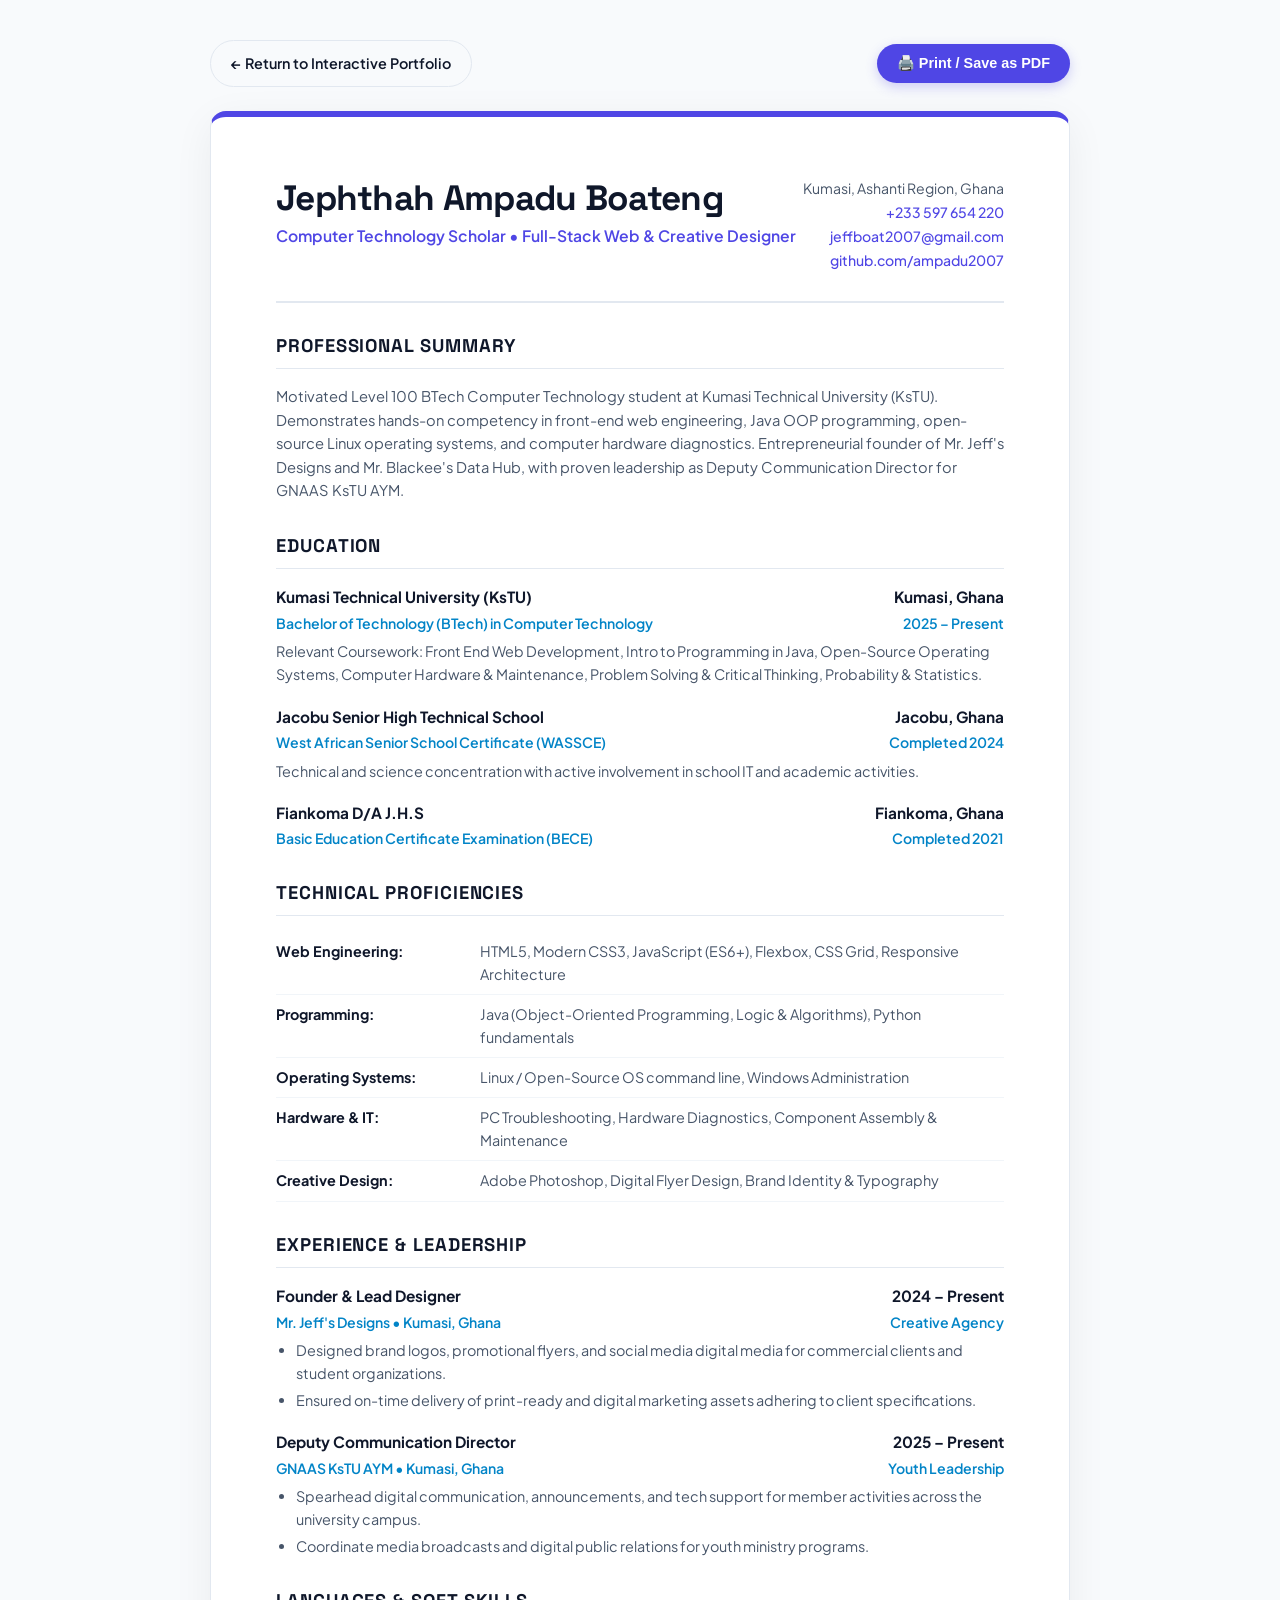
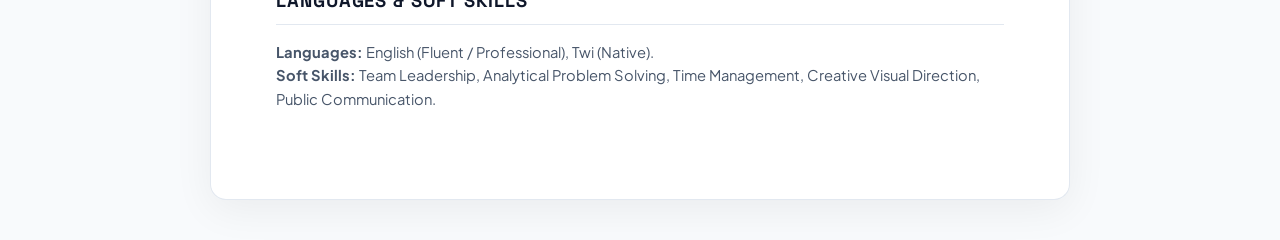
<file: cv.html>
<!DOCTYPE html>
<html lang="en">
<head>
    <meta charset="UTF-8">
    <meta name="viewport" content="width=device-width, initial-scale=1.0">
    <title>Curriculum Vitae | Jephthah Ampadu Boateng</title>
    <!-- Modern Tech Fonts -->
    <link rel="preconnect" href="https://fonts.googleapis.com">
    <link rel="preconnect" href="https://fonts.gstatic.com" crossorigin>
    <link href="https://fonts.googleapis.com/css2?family=JetBrains+Mono:wght@400;500;600&family=Plus+Jakarta+Sans:wght@300;400;500;600;700&family=Space+Grotesk:wght@500;600;700&display=swap" rel="stylesheet">
    <style>
        :root {
            --primary: #4f46e5;
            --primary-dark: #3730a3;
            --secondary: #0284c7;
            --ink: #0f172a;
            --slate: #475569;
            --border: #e2e8f0;
            --bg: #f8fafc;
        }

        * { margin: 0; padding: 0; box-sizing: border-box; }

        body {
            font-family: 'Plus Jakarta Sans', sans-serif;
            color: var(--ink);
            background: var(--bg);
            line-height: 1.6;
            padding: 40px 20px;
        }

        .cv-actions {
            max-width: 860px;
            margin: 0 auto 24px;
            display: flex;
            justify-content: space-between;
            align-items: center;
        }

        .btn-action {
            display: inline-flex;
            align-items: center;
            gap: 8px;
            padding: 11px 20px;
            background: var(--primary);
            color: #fff;
            text-decoration: none;
            border-radius: 9999px;
            font-size: 0.9rem;
            font-weight: 600;
            border: none;
            cursor: pointer;
            transition: all 0.2s;
            box-shadow: 0 4px 12px rgba(79, 70, 229, 0.25);
        }
        .btn-action:hover {
            background: var(--primary-dark);
            transform: translateY(-1px);
        }

        .btn-outline {
            background: transparent;
            color: var(--ink);
            border: 1px solid var(--border);
            box-shadow: none;
        }
        .btn-outline:hover {
            background: #fff;
            border-color: var(--primary);
        }

        .cv-paper {
            max-width: 860px;
            margin: 0 auto;
            background: #ffffff;
            padding: 60px 65px;
            box-shadow: 0 10px 40px rgba(0,0,0,0.06);
            border: 1px solid var(--border);
            border-radius: 16px;
            border-top: 6px solid var(--primary);
        }

        .cv-header {
            border-bottom: 2px solid var(--border);
            padding-bottom: 28px;
            margin-bottom: 28px;
            display: flex;
            justify-content: space-between;
            align-items: flex-start;
        }

        .cv-name h1 {
            font-family: 'Space Grotesk', sans-serif;
            font-size: 2.2rem;
            color: var(--ink);
            line-height: 1.2;
            margin-bottom: 4px;
            letter-spacing: -0.02em;
        }

        .cv-name p {
            color: var(--primary);
            font-weight: 600;
            font-size: 0.98rem;
        }

        .cv-contact {
            text-align: right;
            font-size: 0.88rem;
            color: var(--slate);
            line-height: 1.7;
        }

        .cv-contact a {
            color: var(--primary);
            text-decoration: none;
            font-weight: 500;
        }

        .cv-section {
            margin-bottom: 28px;
        }

        .cv-section-title {
            font-family: 'Space Grotesk', sans-serif;
            font-size: 1.15rem;
            color: var(--ink);
            border-bottom: 1px solid var(--border);
            padding-bottom: 8px;
            margin-bottom: 16px;
            text-transform: uppercase;
            letter-spacing: 0.05em;
            display: flex;
            align-items: center;
            gap: 8px;
        }

        .cv-item {
            margin-bottom: 18px;
        }

        .cv-item-header {
            display: flex;
            justify-content: space-between;
            font-weight: 700;
            font-size: 0.96rem;
            color: var(--ink);
            margin-bottom: 2px;
        }

        .cv-item-sub {
            display: flex;
            justify-content: space-between;
            font-size: 0.88rem;
            color: var(--secondary);
            margin-bottom: 6px;
            font-weight: 600;
        }

        .cv-item p {
            font-size: 0.9rem;
            color: var(--slate);
        }

        .cv-item ul {
            padding-left: 20px;
            font-size: 0.9rem;
            color: var(--slate);
            margin-top: 6px;
        }

        .cv-item ul li {
            margin-bottom: 4px;
        }

        .skills-table {
            width: 100%;
            border-collapse: collapse;
            font-size: 0.9rem;
        }

        .skills-table td {
            padding: 8px 0;
            vertical-align: top;
            border-bottom: 1px solid #f1f5f9;
        }

        .skills-table td:first-child {
            width: 28%;
            font-weight: 700;
            color: var(--ink);
        }

        .skills-table td:last-child {
            color: var(--slate);
        }

        @media print {
            body {
                background: #ffffff;
                padding: 0;
            }
            .cv-actions { display: none; }
            .cv-paper {
                box-shadow: none;
                border: none;
                padding: 20px 0;
            }
        }
    </style>
</head>
<body>

    <div class="cv-actions">
        <a href="index.html" class="btn-action btn-outline">&larr; Return to Interactive Portfolio</a>
        <button onclick="window.print()" class="btn-action">🖨️ Print / Save as PDF</button>
    </div>

    <div class="cv-paper">
        <header class="cv-header">
            <div class="cv-name">
                <h1>Jephthah Ampadu Boateng</h1>
                <p>Computer Technology Scholar &bull; Full-Stack Web &amp; Creative Designer</p>
            </div>
            <div class="cv-contact">
                <div>Kumasi, Ashanti Region, Ghana</div>
                <div><a href="tel:+233597654220">+233 597 654 220</a></div>
                <div><a href="mailto:jeffboat2007@gmail.com">jeffboat2007@gmail.com</a></div>
                <div><a href="https://github.com/ampadu2007" target="_blank">github.com/ampadu2007</a></div>
            </div>
        </header>

        <section class="cv-section">
            <h2 class="cv-section-title">Professional Summary</h2>
            <p style="font-size: 0.92rem; color: var(--slate);">
                Motivated Level 100 BTech Computer Technology student at Kumasi Technical University (KsTU). Demonstrates hands-on competency in front-end web engineering, Java OOP programming, open-source Linux operating systems, and computer hardware diagnostics. Entrepreneurial founder of Mr. Jeff's Designs and Mr. Blackee's Data Hub, with proven leadership as Deputy Communication Director for GNAAS KsTU AYM.
            </p>
        </section>

        <section class="cv-section">
            <h2 class="cv-section-title">Education</h2>
            
            <div class="cv-item">
                <div class="cv-item-header">
                    <span>Kumasi Technical University (KsTU)</span>
                    <span>Kumasi, Ghana</span>
                </div>
                <div class="cv-item-sub">
                    <span>Bachelor of Technology (BTech) in Computer Technology</span>
                    <span>2025 &ndash; Present</span>
                </div>
                <p>Relevant Coursework: Front End Web Development, Intro to Programming in Java, Open-Source Operating Systems, Computer Hardware &amp; Maintenance, Problem Solving &amp; Critical Thinking, Probability &amp; Statistics.</p>
            </div>

            <div class="cv-item">
                <div class="cv-item-header">
                    <span>Jacobu Senior High Technical School</span>
                    <span>Jacobu, Ghana</span>
                </div>
                <div class="cv-item-sub">
                    <span>West African Senior School Certificate (WASSCE)</span>
                    <span>Completed 2024</span>
                </div>
                <p>Technical and science concentration with active involvement in school IT and academic activities.</p>
            </div>

            <div class="cv-item">
                <div class="cv-item-header">
                    <span>Fiankoma D/A J.H.S</span>
                    <span>Fiankoma, Ghana</span>
                </div>
                <div class="cv-item-sub">
                    <span>Basic Education Certificate Examination (BECE)</span>
                    <span>Completed 2021</span>
                </div>
            </div>
        </section>

        <section class="cv-section">
            <h2 class="cv-section-title">Technical Proficiencies</h2>
            <table class="skills-table">
                <tr>
                    <td>Web Engineering:</td>
                    <td>HTML5, Modern CSS3, JavaScript (ES6+), Flexbox, CSS Grid, Responsive Architecture</td>
                </tr>
                <tr>
                    <td>Programming:</td>
                    <td>Java (Object-Oriented Programming, Logic &amp; Algorithms), Python fundamentals</td>
                </tr>
                <tr>
                    <td>Operating Systems:</td>
                    <td>Linux / Open-Source OS command line, Windows Administration</td>
                </tr>
                <tr>
                    <td>Hardware &amp; IT:</td>
                    <td>PC Troubleshooting, Hardware Diagnostics, Component Assembly &amp; Maintenance</td>
                </tr>
                <tr>
                    <td>Creative Design:</td>
                    <td>Adobe Photoshop, Digital Flyer Design, Brand Identity &amp; Typography</td>
                </tr>
            </table>
        </section>

        <section class="cv-section">
            <h2 class="cv-section-title">Experience &amp; Leadership</h2>

            <div class="cv-item">
                <div class="cv-item-header">
                    <span>Founder &amp; Lead Designer</span>
                    <span>2024 &ndash; Present</span>
                </div>
                <div class="cv-item-sub">
                    <span>Mr. Jeff's Designs &bull; Kumasi, Ghana</span>
                    <span>Creative Agency</span>
                </div>
                <ul>
                    <li>Designed brand logos, promotional flyers, and social media digital media for commercial clients and student organizations.</li>
                    <li>Ensured on-time delivery of print-ready and digital marketing assets adhering to client specifications.</li>
                </ul>
            </div>

            <div class="cv-item">
                <div class="cv-item-header">
                    <span>Deputy Communication Director</span>
                    <span>2025 &ndash; Present</span>
                </div>
                <div class="cv-item-sub">
                    <span>GNAAS KsTU AYM &bull; Kumasi, Ghana</span>
                    <span>Youth Leadership</span>
                </div>
                <ul>
                    <li>Spearhead digital communication, announcements, and tech support for member activities across the university campus.</li>
                    <li>Coordinate media broadcasts and digital public relations for youth ministry programs.</li>
                </ul>
            </div>
        </section>

        <section class="cv-section">
            <h2 class="cv-section-title">Languages &amp; Soft Skills</h2>
            <p style="font-size: 0.92rem; color: var(--slate);">
                <strong>Languages:</strong> English (Fluent / Professional), Twi (Native).<br>
                <strong>Soft Skills:</strong> Team Leadership, Analytical Problem Solving, Time Management, Creative Visual Direction, Public Communication.
            </p>
        </section>
    </div>

</body>
</html>
</file>
<file: style.css>
/* =========================================================
   Jephthah Ampadu Boateng — Modern Interactive Portfolio
   Design: Neo-Modern Glassmorphism & High-Performance UI
   Fonts: Plus Jakarta Sans, Space Grotesk, JetBrains Mono
   ========================================================= */

:root {
  /* Dark Theme (Default) */
  --bg-primary: #080c14;
  --bg-secondary: #0f172a;
  --bg-card: rgba(15, 23, 42, 0.65);
  --bg-card-hover: rgba(22, 33, 58, 0.85);
  --bg-glass: rgba(8, 12, 20, 0.75);
  
  --text-main: #f8fafc;
  --text-muted: #94a3b8;
  --text-dim: #64748b;
  
  --accent-primary: #6366f1;       /* Indigo */
  --accent-secondary: #38bdf8;     /* Cyber Cyan */
  --accent-tertiary: #10b981;      /* Emerald */
  --accent-warm: #f59e0b;          /* Amber */
  --accent-gradient: linear-gradient(135deg, #6366f1 0%, #38bdf8 50%, #10b981 100%);
  --glow-color: rgba(99, 102, 241, 0.25);
  
  --border-subtle: rgba(255, 255, 255, 0.08);
  --border-hover: rgba(99, 102, 241, 0.4);
  
  --font-body: 'Plus Jakarta Sans', -apple-system, BlinkMacSystemFont, sans-serif;
  --font-heading: 'Space Grotesk', 'Plus Jakarta Sans', sans-serif;
  --font-mono: 'JetBrains Mono', monospace;

  --radius-sm: 8px;
  --radius-md: 14px;
  --radius-lg: 22px;
  --radius-full: 9999px;
  
  --shadow-card: 0 10px 30px -10px rgba(0, 0, 0, 0.5);
  --shadow-glow: 0 0 35px -5px rgba(99, 102, 241, 0.3);
  --transition: all 0.25s cubic-bezier(0.16, 1, 0.3, 1);
}

/* Light Theme Overrides */
body.light-theme {
  --bg-primary: #f8fafc;
  --bg-secondary: #edf2f7;
  --bg-card: rgba(255, 255, 255, 0.85);
  --bg-card-hover: rgba(255, 255, 255, 0.98);
  --bg-glass: rgba(248, 250, 252, 0.8);
  
  --text-main: #0f172a;
  --text-muted: #475569;
  --text-dim: #94a3b8;
  
  --accent-primary: #4f46e5;
  --accent-secondary: #0284c7;
  --accent-tertiary: #059669;
  --accent-warm: #d97706;
  --glow-color: rgba(79, 70, 229, 0.12);
  
  --border-subtle: rgba(0, 0, 0, 0.08);
  --border-hover: rgba(79, 70, 229, 0.3);
  
  --shadow-card: 0 10px 25px -5px rgba(0, 0, 0, 0.06);
  --shadow-glow: 0 0 30px rgba(79, 70, 229, 0.15);
}

/* Base Reset */
*, *::before, *::after {
  margin: 0;
  padding: 0;
  box-sizing: border-box;
}

html {
  scroll-behavior: smooth;
  scroll-padding-top: 90px;
}

body {
  font-family: var(--font-body);
  background-color: var(--bg-primary);
  color: var(--text-main);
  line-height: 1.6;
  font-size: 16px;
  overflow-x: hidden;
  position: relative;
  min-height: 100vh;
  transition: background-color 0.3s ease, color 0.3s ease;
}

img, video {
  max-width: 100%;
  display: block;
}

ul { list-style: none; }
a { text-decoration: none; color: inherit; }

h1, h2, h3, h4, h5 {
  font-family: var(--font-heading);
  color: var(--text-main);
  letter-spacing: -0.02em;
  font-weight: 700;
  line-height: 1.2;
}

.font-mono {
  font-family: var(--font-mono);
}

/* Ambient Background Lights */
.ambient-glow {
  position: fixed;
  border-radius: 50%;
  filter: blur(140px);
  pointer-events: none;
  z-index: 0;
  opacity: 0.45;
  transition: opacity 0.5s ease;
}

body.light-theme .ambient-glow {
  opacity: 0.2;
}

.glow-1 {
  width: 500px;
  height: 500px;
  background: var(--accent-primary);
  top: -150px;
  left: -100px;
}

.glow-2 {
  width: 450px;
  height: 450px;
  background: var(--accent-secondary);
  top: 35%;
  right: -150px;
}

.glow-3 {
  width: 400px;
  height: 400px;
  background: var(--accent-tertiary);
  bottom: 5%;
  left: 10%;
}

/* Scroll Progress Line */
#scrollProgress {
  position: fixed;
  top: 0;
  left: 0;
  height: 3px;
  width: 0%;
  background: var(--accent-gradient);
  z-index: 10000;
}

/* ---------- FLOATING GLASS NAVBAR ---------- */
.navbar-wrapper {
  position: sticky;
  top: 20px;
  left: 0;
  width: 100%;
  display: flex;
  justify-content: center;
  z-index: 1000;
  padding: 0 24px;
}

.glass-nav {
  width: 100%;
  max-width: 1140px;
  background: var(--bg-glass);
  backdrop-filter: blur(16px);
  -webkit-backdrop-filter: blur(16px);
  border: 1px solid var(--border-subtle);
  border-radius: var(--radius-full);
  display: flex;
  align-items: center;
  justify-content: space-between;
  padding: 10px 20px;
  box-shadow: 0 8px 32px 0 rgba(0, 0, 0, 0.25);
  transition: var(--transition);
}

.nav-brand {
  display: flex;
  align-items: center;
  gap: 12px;
}

.brand-avatar {
  width: 38px;
  height: 38px;
  border-radius: 50%;
  overflow: hidden;
  border: 2px solid var(--accent-primary);
  background: var(--bg-secondary);
  flex-shrink: 0;
}

.brand-avatar img {
  width: 100%;
  height: 100%;
  object-fit: cover;
}

.brand-info {
  display: flex;
  flex-direction: column;
}

.brand-name {
  font-family: var(--font-heading);
  font-weight: 700;
  font-size: 0.95rem;
  letter-spacing: -0.01em;
}

.brand-role {
  font-size: 0.72rem;
  color: var(--text-muted);
  font-family: var(--font-mono);
}

.nav-menu {
  display: flex;
  align-items: center;
  gap: 6px;
}

.nav-link {
  font-size: 0.85rem;
  font-weight: 500;
  color: var(--text-muted);
  padding: 8px 14px;
  border-radius: var(--radius-full);
  transition: var(--transition);
  display: flex;
  align-items: center;
  gap: 4px;
}

.nav-link span {
  font-family: var(--font-mono);
  font-size: 0.72rem;
  color: var(--accent-secondary);
  opacity: 0.8;
}

.nav-link:hover,
.nav-link.active {
  color: var(--text-main);
  background: rgba(255, 255, 255, 0.06);
}

body.light-theme .nav-link:hover,
body.light-theme .nav-link.active {
  background: rgba(0, 0, 0, 0.05);
}

.nav-actions {
  display: flex;
  align-items: center;
  gap: 12px;
}

.btn-icon {
  width: 38px;
  height: 38px;
  border-radius: 50%;
  border: 1px solid var(--border-subtle);
  background: rgba(255, 255, 255, 0.04);
  color: var(--text-main);
  display: flex;
  align-items: center;
  justify-content: center;
  cursor: pointer;
  font-size: 1rem;
  transition: var(--transition);
}

.btn-icon:hover {
  border-color: var(--border-hover);
  background: rgba(255, 255, 255, 0.08);
  transform: rotate(15deg);
}

.btn-hire {
  font-size: 0.84rem;
  font-weight: 600;
  background: var(--accent-gradient);
  color: #ffffff;
  padding: 8px 18px;
  border-radius: var(--radius-full);
  transition: var(--transition);
  box-shadow: 0 4px 14px rgba(99, 102, 241, 0.35);
  white-space: nowrap;
}

.btn-hire:hover {
  transform: translateY(-1px);
  box-shadow: 0 6px 20px rgba(99, 102, 241, 0.5);
}

.menu-toggle {
  display: none;
  background: transparent;
  border: none;
  cursor: pointer;
  flex-direction: column;
  gap: 5px;
  padding: 8px;
}

.menu-toggle span {
  display: block;
  width: 22px;
  height: 2px;
  background: var(--text-main);
  border-radius: 2px;
  transition: var(--transition);
}

/* ---------- HERO SECTION: Interactive Split Layout ---------- */
main {
  position: relative;
  z-index: 1;
}

.hero-section {
  max-width: 1200px;
  margin: 0 auto;
  padding: 60px 24px 80px;
  display: grid;
  grid-template-columns: 1.2fr 0.8fr;
  align-items: center;
  gap: 48px;
  min-height: 85vh;
}

.status-pill {
  display: inline-flex;
  align-items: center;
  gap: 10px;
  padding: 6px 16px;
  background: rgba(16, 185, 129, 0.1);
  border: 1px solid rgba(16, 185, 129, 0.25);
  border-radius: var(--radius-full);
  margin-bottom: 24px;
}

.pulse-dot {
  width: 8px;
  height: 8px;
  border-radius: 50%;
  background: var(--accent-tertiary);
  box-shadow: 0 0 0 0 rgba(16, 185, 129, 0.7);
  animation: pulseGreen 2s infinite;
}

@keyframes pulseGreen {
  0% { transform: scale(0.95); box-shadow: 0 0 0 0 rgba(16, 185, 129, 0.7); }
  70% { transform: scale(1); box-shadow: 0 0 0 8px rgba(16, 185, 129, 0); }
  100% { transform: scale(0.95); box-shadow: 0 0 0 0 rgba(16, 185, 129, 0); }
}

.status-text {
  font-size: 0.82rem;
  font-weight: 600;
  color: var(--accent-tertiary);
  letter-spacing: 0.02em;
}

.hero-title {
  font-size: 3.5rem;
  line-height: 1.1;
  margin-bottom: 20px;
}

.gradient-text {
  background: var(--accent-gradient);
  -webkit-background-clip: text;
  -webkit-text-fill-color: transparent;
  display: inline-block;
}

.hero-subtext {
  font-size: 1.08rem;
  color: var(--text-muted);
  max-width: 52ch;
  line-height: 1.7;
  margin-bottom: 28px;
}

.hero-subtext strong {
  color: var(--text-main);
  font-weight: 600;
}

/* Interactive Role Terminal */
.role-terminal {
  display: inline-flex;
  align-items: center;
  gap: 8px;
  font-family: var(--font-mono);
  background: var(--bg-card);
  border: 1px solid var(--border-subtle);
  padding: 10px 18px;
  border-radius: var(--radius-sm);
  margin-bottom: 32px;
  box-shadow: var(--shadow-card);
}

.terminal-prefix {
  color: var(--accent-secondary);
  font-size: 0.88rem;
}

.terminal-typed {
  color: var(--accent-warm);
  font-size: 0.95rem;
  font-weight: 600;
}

.terminal-cursor {
  color: var(--accent-primary);
  animation: blink 1s infinite;
  font-weight: bold;
}

@keyframes blink {
  0%, 100% { opacity: 1; }
  50% { opacity: 0; }
}

/* Buttons */
.hero-actions {
  display: flex;
  flex-wrap: wrap;
  gap: 14px;
  margin-bottom: 36px;
}

.btn-glow {
  background: var(--accent-gradient);
  color: #ffffff;
  font-family: var(--font-heading);
  font-weight: 600;
  font-size: 0.95rem;
  padding: 13px 28px;
  border-radius: var(--radius-full);
  border: none;
  cursor: pointer;
  transition: var(--transition);
  display: inline-flex;
  align-items: center;
  justify-content: center;
  gap: 8px;
  box-shadow: 0 4px 20px rgba(99, 102, 241, 0.4);
}

.btn-glow:hover {
  transform: translateY(-2px);
  box-shadow: 0 8px 28px rgba(99, 102, 241, 0.6);
}

.btn-glass {
  background: var(--bg-card);
  color: var(--text-main);
  font-family: var(--font-heading);
  font-weight: 600;
  font-size: 0.92rem;
  padding: 13px 24px;
  border-radius: var(--radius-full);
  border: 1px solid var(--border-subtle);
  cursor: pointer;
  transition: var(--transition);
  display: inline-flex;
  align-items: center;
  justify-content: center;
  gap: 8px;
}

.btn-glass:hover {
  border-color: var(--border-hover);
  background: var(--bg-card-hover);
  transform: translateY(-2px);
}

/* Tech Marquee Tags */
.tech-marquee {
  display: flex;
  align-items: center;
  gap: 14px;
  flex-wrap: wrap;
}

.marquee-label {
  font-family: var(--font-mono);
  font-size: 0.76rem;
  color: var(--text-dim);
  letter-spacing: 0.05em;
}

.marquee-tags {
  display: flex;
  flex-wrap: wrap;
  gap: 8px;
}

.pill-tag {
  font-size: 0.78rem;
  font-weight: 500;
  padding: 5px 12px;
  border-radius: var(--radius-full);
  background: rgba(255, 255, 255, 0.04);
  border: 1px solid var(--border-subtle);
  color: var(--text-muted);
  transition: var(--transition);
}

.pill-tag:hover {
  border-color: var(--accent-secondary);
  color: var(--text-main);
}

/* 3D Profile Card */
.hero-visual {
  display: flex;
  justify-content: center;
  perspective: 1000px;
}

.interactive-card-container {
  position: relative;
  width: 100%;
  max-width: 380px;
  border-radius: var(--radius-lg);
  transition: transform 0.2s ease-out;
  transform-style: preserve-3d;
}

.card-glow-bg {
  position: absolute;
  inset: -10px;
  background: var(--accent-gradient);
  border-radius: calc(var(--radius-lg) + 10px);
  filter: blur(25px);
  opacity: 0.4;
  z-index: 0;
  transition: opacity 0.3s ease;
}

.interactive-card-container:hover .card-glow-bg {
  opacity: 0.65;
}

.card-body {
  position: relative;
  z-index: 1;
  background: var(--bg-card);
  backdrop-filter: blur(20px);
  border: 1px solid var(--border-subtle);
  border-radius: var(--radius-lg);
  padding: 16px;
  box-shadow: var(--shadow-card);
  overflow: hidden;
}

.card-image-box {
  position: relative;
  width: 100%;
  aspect-ratio: 4/5;
  border-radius: var(--radius-md);
  overflow: hidden;
}

.main-portrait {
  width: 100%;
  height: 100%;
  object-fit: cover;
  transition: transform 0.5s ease;
}

.interactive-card-container:hover .main-portrait {
  transform: scale(1.04);
}

.image-gradient-overlay {
  position: absolute;
  inset: 0;
  background: linear-gradient(180deg, transparent 60%, rgba(8, 12, 20, 0.85) 100%);
  pointer-events: none;
}

.badge-tag {
  position: absolute;
  padding: 6px 14px;
  border-radius: var(--radius-full);
  background: rgba(8, 12, 20, 0.75);
  backdrop-filter: blur(10px);
  border: 1px solid rgba(255, 255, 255, 0.15);
  color: #ffffff;
  font-size: 0.78rem;
  font-weight: 600;
  display: flex;
  align-items: center;
  gap: 6px;
  z-index: 2;
  box-shadow: 0 4px 15px rgba(0, 0, 0, 0.3);
}

.tag-top {
  top: 14px;
  right: 14px;
}

.tag-bottom {
  bottom: 14px;
  left: 14px;
  border-color: var(--accent-secondary);
}

.card-live-bar {
  display: flex;
  align-items: center;
  justify-content: space-between;
  padding-top: 14px;
  margin-top: 8px;
  border-top: 1px solid var(--border-subtle);
}

.time-block {
  display: flex;
  flex-direction: column;
}

.time-label {
  font-family: var(--font-mono);
  font-size: 0.65rem;
  color: var(--text-dim);
  letter-spacing: 0.05em;
}

.time-val {
  font-family: var(--font-mono);
  font-size: 0.95rem;
  font-weight: 700;
  color: var(--accent-secondary);
}

.location-block {
  display: flex;
  align-items: center;
  gap: 6px;
}

.loc-indicator {
  width: 6px;
  height: 6px;
  border-radius: 50%;
  background: var(--accent-tertiary);
}

.loc-text {
  font-size: 0.78rem;
  color: var(--text-muted);
  font-weight: 500;
}

/* ---------- STATS BAR ---------- */
.stats-bar-wrapper {
  max-width: 1140px;
  margin: 0 auto 80px;
  padding: 0 24px;
}

.stats-grid {
  display: grid;
  grid-template-columns: repeat(4, 1fr);
  gap: 18px;
}

.stat-card {
  background: var(--bg-card);
  backdrop-filter: blur(12px);
  border: 1px solid var(--border-subtle);
  border-radius: var(--radius-md);
  padding: 24px;
  transition: var(--transition);
}

.stat-card:hover {
  border-color: var(--border-hover);
  transform: translateY(-3px);
  box-shadow: var(--shadow-glow);
}

.stat-num-row {
  display: flex;
  align-items: baseline;
  gap: 2px;
  margin-bottom: 6px;
}

.stat-counter {
  font-family: var(--font-heading);
  font-size: 2.8rem;
  font-weight: 700;
  color: var(--text-main);
  line-height: 1;
}

.stat-plus {
  font-size: 1.8rem;
  color: var(--accent-secondary);
  font-weight: 700;
}

.stat-title {
  display: block;
  font-size: 0.95rem;
  font-weight: 600;
  color: var(--text-main);
  margin-bottom: 4px;
}

.stat-desc {
  font-size: 0.8rem;
  color: var(--text-muted);
}

/* ---------- SECTION GENERAL HEADERS ---------- */
.section {
  max-width: 1140px;
  margin: 0 auto 100px;
  padding: 0 24px;
}

.section-header {
  margin-bottom: 44px;
}

.section-tag {
  font-family: var(--font-mono);
  font-size: 0.78rem;
  font-weight: 600;
  color: var(--accent-primary);
  letter-spacing: 0.08em;
  display: inline-block;
  margin-bottom: 8px;
}

.section-heading {
  font-size: 2.4rem;
  margin-bottom: 10px;
}

.section-subtitle {
  font-size: 1rem;
  color: var(--text-muted);
  max-width: 60ch;
}

/* ---------- BENTO OVERVIEW GRID ---------- */
.bento-grid {
  display: grid;
  grid-template-columns: repeat(3, 1fr);
  grid-auto-rows: minmax(180px, auto);
  gap: 20px;
}

.bento-item {
  background: var(--bg-card);
  backdrop-filter: blur(14px);
  border: 1px solid var(--border-subtle);
  border-radius: var(--radius-lg);
  padding: 28px;
  position: relative;
  overflow: hidden;
  transition: var(--transition);
  display: flex;
  flex-direction: column;
  justify-content: space-between;
}

.bento-item:hover {
  border-color: var(--border-hover);
  transform: translateY(-3px);
  box-shadow: var(--shadow-card);
}

.bento-badge {
  align-self: flex-start;
  font-family: var(--font-mono);
  font-size: 0.7rem;
  padding: 4px 10px;
  border-radius: var(--radius-full);
  background: rgba(99, 102, 241, 0.12);
  color: var(--accent-primary);
  border: 1px solid rgba(99, 102, 241, 0.25);
  margin-bottom: 16px;
}

.bento-item h3 {
  font-size: 1.35rem;
  margin-bottom: 10px;
}

.bento-item p {
  color: var(--text-muted);
  font-size: 0.9rem;
  line-height: 1.6;
}

/* Bento Item 1: Bio */
.bento-bio {
  grid-column: span 2;
}

.bio-meta-list {
  margin-top: 20px;
  display: grid;
  grid-template-columns: 1fr 1fr;
  gap: 12px;
  padding-top: 16px;
  border-top: 1px solid var(--border-subtle);
}

.meta-row {
  display: flex;
  flex-direction: column;
}

.meta-key {
  font-size: 0.75rem;
  color: var(--text-dim);
  font-family: var(--font-mono);
}

.meta-val {
  font-size: 0.88rem;
  font-weight: 600;
  color: var(--text-main);
}

/* Bento Item 2 & 3: Ventures */
.venture-icon {
  font-size: 2.2rem;
  margin-bottom: 12px;
}

.venture-footer {
  display: flex;
  align-items: center;
  justify-content: space-between;
  margin-top: 18px;
  padding-top: 14px;
  border-top: 1px solid var(--border-subtle);
}

.badge-outline {
  font-size: 0.75rem;
  color: var(--text-muted);
  font-family: var(--font-mono);
}

.link-arrow {
  font-size: 0.85rem;
  font-weight: 600;
  color: var(--accent-secondary);
  transition: var(--transition);
}

.link-arrow:hover {
  color: var(--text-main);
  transform: translateX(3px);
}

/* Bento Item 5: Education Pathway */
.bento-edu {
  grid-column: span 2;
}

.timeline-mini {
  margin-top: 16px;
  display: flex;
  flex-direction: column;
  gap: 14px;
}

.timeline-step {
  display: flex;
  align-items: flex-start;
  gap: 12px;
}

.step-dot {
  width: 10px;
  height: 10px;
  border-radius: 50%;
  background: var(--text-dim);
  margin-top: 6px;
  flex-shrink: 0;
}

.step-dot.active {
  background: var(--accent-tertiary);
  box-shadow: 0 0 10px var(--accent-tertiary);
}

.step-content {
  display: flex;
  flex-direction: column;
}

.step-content strong {
  font-size: 0.92rem;
  color: var(--text-main);
}

.step-meta {
  font-size: 0.8rem;
  color: var(--text-muted);
}

/* ---------- ACADEMICS TERMINAL GRID ---------- */
.courses-terminal-grid {
  display: grid;
  grid-template-columns: repeat(4, 1fr);
  gap: 16px;
}

.course-pill-card {
  background: var(--bg-card);
  backdrop-filter: blur(12px);
  border: 1px solid var(--border-subtle);
  border-radius: var(--radius-md);
  padding: 22px;
  display: flex;
  flex-direction: column;
  justify-content: space-between;
  transition: var(--transition);
}

.course-pill-card:hover {
  border-color: var(--border-hover);
  transform: translateY(-3px);
  box-shadow: var(--shadow-card);
}

.course-code {
  font-size: 0.72rem;
  color: var(--accent-secondary);
  background: rgba(56, 189, 248, 0.1);
  padding: 3px 8px;
  border-radius: var(--radius-sm);
  align-self: flex-start;
  margin-bottom: 12px;
}

.course-pill-card h4 {
  font-size: 1.05rem;
  margin-bottom: 8px;
}

.course-pill-card p {
  font-size: 0.84rem;
  color: var(--text-muted);
  line-height: 1.5;
  margin-bottom: 16px;
}

.course-type {
  font-family: var(--font-mono);
  font-size: 0.72rem;
  color: var(--text-dim);
  border-top: 1px solid var(--border-subtle);
  padding-top: 10px;
}

/* ---------- PROJECTS SECTION & FILTERS ---------- */
.filter-bar {
  display: flex;
  gap: 10px;
  margin-bottom: 32px;
  flex-wrap: wrap;
}

.filter-btn {
  background: var(--bg-card);
  color: var(--text-muted);
  border: 1px solid var(--border-subtle);
  border-radius: var(--radius-full);
  padding: 8px 18px;
  font-family: var(--font-heading);
  font-size: 0.85rem;
  font-weight: 600;
  cursor: pointer;
  transition: var(--transition);
}

.filter-btn:hover,
.filter-btn.active {
  color: #ffffff;
  background: var(--accent-primary);
  border-color: var(--accent-primary);
  box-shadow: 0 4px 14px rgba(99, 102, 241, 0.35);
}

.project-showcase {
  display: grid;
  grid-template-columns: repeat(3, 1fr);
  gap: 24px;
}

.project-box {
  background: var(--bg-card);
  backdrop-filter: blur(14px);
  border: 1px solid var(--border-subtle);
  border-radius: var(--radius-lg);
  padding: 28px;
  display: flex;
  flex-direction: column;
  justify-content: space-between;
  transition: var(--transition);
}

.project-box:hover {
  border-color: var(--border-hover);
  transform: translateY(-4px);
  box-shadow: 0 12px 30px rgba(0, 0, 0, 0.35);
}

.project-box-header {
  display: flex;
  align-items: center;
  justify-content: space-between;
  margin-bottom: 14px;
}

.project-category-tag {
  font-size: 0.72rem;
  color: var(--accent-secondary);
  letter-spacing: 0.05em;
}

.project-status-dot {
  width: 8px;
  height: 8px;
  border-radius: 50%;
  background: var(--accent-tertiary);
  box-shadow: 0 0 8px var(--accent-tertiary);
}

.project-box h3 {
  font-size: 1.35rem;
  margin-bottom: 10px;
}

.project-box p {
  font-size: 0.88rem;
  color: var(--text-muted);
  line-height: 1.6;
  margin-bottom: 20px;
}

.project-stack {
  display: flex;
  flex-wrap: wrap;
  gap: 6px;
  margin-bottom: 24px;
}

.project-stack span {
  font-size: 0.72rem;
  font-family: var(--font-mono);
  background: rgba(255, 255, 255, 0.05);
  border: 1px solid var(--border-subtle);
  padding: 3px 8px;
  border-radius: var(--radius-sm);
  color: var(--text-muted);
}

.project-actions {
  display: flex;
  gap: 10px;
}

.btn-action-sm {
  font-size: 0.82rem;
  font-weight: 600;
  padding: 8px 16px;
  border-radius: var(--radius-full);
  background: var(--accent-primary);
  color: #ffffff;
  transition: var(--transition);
  display: inline-flex;
  align-items: center;
  gap: 4px;
}

.btn-action-sm:hover {
  background: var(--accent-secondary);
  color: #080c14;
}

.btn-action-sm.outline {
  background: transparent;
  border: 1px solid var(--border-subtle);
  color: var(--text-main);
}

.btn-action-sm.outline:hover {
  border-color: var(--border-hover);
  background: var(--bg-card-hover);
}

/* ---------- SKILLS METERS ---------- */
.skills-split-grid {
  display: grid;
  grid-template-columns: 1fr 1fr;
  gap: 28px;
  margin-bottom: 32px;
}

.skill-category-card {
  background: var(--bg-card);
  backdrop-filter: blur(14px);
  border: 1px solid var(--border-subtle);
  border-radius: var(--radius-lg);
  padding: 32px;
}

.skill-category-card h3 {
  font-size: 1.25rem;
  margin-bottom: 24px;
}

.meter-item {
  margin-bottom: 20px;
}

.meter-head {
  display: flex;
  justify-content: space-between;
  margin-bottom: 8px;
}

.meter-name {
  font-size: 0.88rem;
  font-weight: 600;
}

.meter-pct {
  font-size: 0.82rem;
  color: var(--accent-secondary);
}

.meter-track {
  width: 100%;
  height: 8px;
  background: rgba(255, 255, 255, 0.05);
  border: 1px solid var(--border-subtle);
  border-radius: var(--radius-full);
  overflow: hidden;
}

.meter-fill {
  height: 100%;
  background: var(--accent-gradient);
  border-radius: var(--radius-full);
  transition: width 1s cubic-bezier(0.16, 1, 0.3, 1);
}

.soft-skills-cloud {
  display: flex;
  flex-wrap: wrap;
  gap: 10px;
  justify-content: center;
}

.cloud-pill {
  background: var(--bg-card);
  border: 1px solid var(--border-subtle);
  padding: 10px 18px;
  border-radius: var(--radius-full);
  font-size: 0.85rem;
  font-weight: 500;
  color: var(--text-muted);
  transition: var(--transition);
}

.cloud-pill:hover {
  border-color: var(--accent-primary);
  color: var(--text-main);
  transform: translateY(-2px);
  box-shadow: 0 4px 15px rgba(99, 102, 241, 0.25);
}

/* ---------- INTERACTIVE GALLERY & LIGHTBOX ---------- */
.interactive-gallery-grid {
  display: grid;
  grid-template-columns: repeat(3, 1fr);
  gap: 20px;
}

.gallery-tile {
  position: relative;
  aspect-ratio: 4/3;
  border-radius: var(--radius-md);
  overflow: hidden;
  border: 1px solid var(--border-subtle);
  cursor: pointer;
  background: var(--bg-card);
}

.gallery-tile img,
.gallery-tile video {
  width: 100%;
  height: 100%;
  object-fit: cover;
  transition: transform 0.4s ease;
}

.gallery-tile:hover img,
.gallery-tile:hover video {
  transform: scale(1.08);
}

.tile-overlay {
  position: absolute;
  inset: 0;
  background: linear-gradient(180deg, transparent 40%, rgba(8, 12, 20, 0.9) 100%);
  display: flex;
  flex-direction: column;
  justify-content: space-between;
  padding: 18px;
  opacity: 0;
  transition: opacity 0.3s ease;
  z-index: 2;
}

.gallery-tile:hover .tile-overlay {
  opacity: 1;
}

.tile-icon {
  align-self: flex-end;
  background: rgba(255, 255, 255, 0.2);
  backdrop-filter: blur(8px);
  width: 36px;
  height: 36px;
  border-radius: 50%;
  display: flex;
  align-items: center;
  justify-content: center;
  font-size: 0.9rem;
  color: #ffffff;
}

.tile-meta h4 {
  color: #ffffff;
  font-size: 1rem;
}

.tile-meta span {
  font-size: 0.78rem;
  color: var(--accent-secondary);
}

/* Lightbox Modal */
.lightbox-modal {
  position: fixed;
  inset: 0;
  z-index: 100000;
  display: flex;
  align-items: center;
  justify-content: center;
  padding: 24px;
  opacity: 0;
  visibility: hidden;
  pointer-events: none;
  transition: opacity 0.3s ease, visibility 0.3s ease;
}

.lightbox-modal.open {
  opacity: 1;
  visibility: visible;
  pointer-events: auto;
}

.lightbox-backdrop {
  position: absolute;
  inset: 0;
  background: rgba(5, 8, 15, 0.92);
  backdrop-filter: blur(20px);
}

.lightbox-content {
  position: relative;
  z-index: 2;
  max-width: 90vw;
  max-height: 85vh;
  display: flex;
  flex-direction: column;
  align-items: center;
}

#lightboxMediaContainer img,
#lightboxMediaContainer video {
  max-width: 90vw;
  max-height: 75vh;
  border-radius: var(--radius-md);
  box-shadow: 0 20px 50px rgba(0, 0, 0, 0.8);
  border: 1px solid rgba(255, 255, 255, 0.1);
  object-fit: contain;
}

.lightbox-caption {
  margin-top: 14px;
  color: #ffffff;
  font-family: var(--font-heading);
  font-size: 1rem;
  text-align: center;
}

.lightbox-btn {
  position: absolute;
  z-index: 10;
  background: rgba(255, 255, 255, 0.1);
  backdrop-filter: blur(10px);
  border: 1px solid rgba(255, 255, 255, 0.2);
  color: #ffffff;
  width: 48px;
  height: 48px;
  border-radius: 50%;
  display: flex;
  align-items: center;
  justify-content: center;
  font-size: 1.4rem;
  cursor: pointer;
  transition: var(--transition);
}

.lightbox-btn:hover {
  background: var(--accent-primary);
  border-color: var(--accent-primary);
}

.close-btn { top: 24px; right: 24px; font-size: 1.8rem; }
.prev-btn { left: 24px; top: 50%; transform: translateY(-50%); }
.next-btn { right: 24px; top: 50%; transform: translateY(-50%); }

/* ---------- CONTACT SECTION ---------- */
.contact-dual-grid {
  display: grid;
  grid-template-columns: 0.9fr 1.1fr;
  gap: 32px;
}

.contact-channels {
  display: flex;
  flex-direction: column;
  gap: 16px;
}

.channel-card {
  background: var(--bg-card);
  backdrop-filter: blur(14px);
  border: 1px solid var(--border-subtle);
  border-radius: var(--radius-md);
  padding: 20px 24px;
  display: flex;
  align-items: center;
  justify-content: space-between;
  transition: var(--transition);
}

.channel-card:hover {
  border-color: var(--border-hover);
  transform: translateX(4px);
  box-shadow: var(--shadow-card);
}

.channel-icon {
  font-size: 1.6rem;
  margin-right: 18px;
}

.channel-info {
  flex-grow: 1;
}

.channel-title {
  display: block;
  font-size: 0.8rem;
  color: var(--text-dim);
}

.channel-value {
  font-size: 0.92rem;
  font-weight: 600;
  color: var(--text-main);
}

.channel-arrow {
  color: var(--accent-secondary);
  font-size: 1.2rem;
  transition: var(--transition);
}

.channel-card:hover .channel-arrow {
  transform: translateX(4px);
}

.whatsapp-card {
  border-color: rgba(16, 185, 129, 0.3);
}

.whatsapp-card:hover {
  border-color: var(--accent-tertiary);
  box-shadow: 0 0 25px rgba(16, 185, 129, 0.25);
}

/* Modern Message Box */
.message-box-card {
  background: var(--bg-card);
  backdrop-filter: blur(14px);
  border: 1px solid var(--border-subtle);
  border-radius: var(--radius-lg);
  padding: 36px;
}

.message-box-card h3 {
  font-size: 1.5rem;
  margin-bottom: 6px;
}

.message-box-card p {
  color: var(--text-muted);
  font-size: 0.88rem;
  margin-bottom: 24px;
}

.input-duo {
  display: grid;
  grid-template-columns: 1fr 1fr;
  gap: 16px;
}

.input-wrap {
  margin-bottom: 18px;
}

.input-wrap label {
  display: block;
  font-size: 0.82rem;
  font-weight: 600;
  margin-bottom: 6px;
  color: var(--text-muted);
}

.modern-input {
  width: 100%;
  padding: 12px 16px;
  background: rgba(255, 255, 255, 0.04);
  border: 1px solid var(--border-subtle);
  border-radius: var(--radius-sm);
  color: var(--text-main);
  font-family: var(--font-body);
  font-size: 0.92rem;
  transition: var(--transition);
}

.modern-input:focus {
  outline: none;
  border-color: var(--accent-primary);
  box-shadow: 0 0 0 3px rgba(99, 102, 241, 0.2);
}

.modern-textarea {
  resize: vertical;
  min-height: 120px;
}

.w-full {
  width: 100%;
}

/* Toast Notification */
.toast-popup {
  position: fixed;
  bottom: 30px;
  left: 50%;
  transform: translateX(-50%) translateY(100px);
  background: rgba(8, 12, 20, 0.95);
  backdrop-filter: blur(16px);
  border: 1px solid var(--accent-tertiary);
  color: #ffffff;
  padding: 12px 24px;
  border-radius: var(--radius-full);
  font-size: 0.9rem;
  font-weight: 600;
  box-shadow: 0 10px 30px rgba(0, 0, 0, 0.5);
  z-index: 999999;
  opacity: 0;
  pointer-events: none;
  transition: all 0.3s cubic-bezier(0.16, 1, 0.3, 1);
  display: flex;
  align-items: center;
  gap: 8px;
}

.toast-popup.show {
  transform: translateX(-50%) translateY(0);
  opacity: 1;
}

/* Modern Footer */
.modern-footer {
  border-top: 1px solid var(--border-subtle);
  padding: 40px 24px;
  background: var(--bg-primary);
  margin-top: 40px;
}

.footer-inner {
  max-width: 1140px;
  margin: 0 auto;
  display: flex;
  justify-content: space-between;
  align-items: center;
}

.footer-brand {
  font-family: var(--font-heading);
  font-size: 1.1rem;
  font-weight: 700;
}

.footer-col p {
  font-size: 0.85rem;
  color: var(--text-dim);
  margin-top: 4px;
}

.back-top-link {
  font-size: 0.85rem;
  color: var(--accent-secondary);
  font-weight: 600;
  transition: var(--transition);
}

.back-top-link:hover {
  color: #ffffff;
}

.text-right {
  text-align: right;
}

/* ---------- COMMAND PALETTE BUTTON IN NAVBAR ---------- */
.btn-cmd {
  display: inline-flex;
  align-items: center;
  gap: 4px;
  background: rgba(255, 255, 255, 0.05);
  border: 1px solid var(--border-subtle);
  border-radius: var(--radius-full);
  padding: 7px 14px;
  color: var(--text-muted);
  cursor: pointer;
  font-size: 0.82rem;
  transition: var(--transition);
}

.btn-cmd:hover {
  border-color: var(--accent-primary);
  color: var(--text-main);
  background: rgba(99, 102, 241, 0.12);
}

.cmd-icon { font-size: 0.85rem; }
.cmd-text { font-size: 0.75rem; font-weight: 700; color: var(--accent-secondary); }

/* ---------- INTERACTIVE DEVELOPER CLI TERMINAL ---------- */
.cli-terminal-wrapper {
  margin-top: 48px;
  background: rgba(5, 8, 15, 0.92);
  backdrop-filter: blur(16px);
  border: 1px solid var(--border-subtle);
  border-radius: var(--radius-lg);
  overflow: hidden;
  box-shadow: 0 16px 45px rgba(0, 0, 0, 0.45);
}

.cli-top-bar {
  display: flex;
  align-items: center;
  justify-content: space-between;
  padding: 12px 18px;
  background: rgba(255, 255, 255, 0.03);
  border-bottom: 1px solid var(--border-subtle);
}

.cli-dots {
  display: flex;
  gap: 6px;
}

.cli-dots .dot {
  width: 10px;
  height: 10px;
  border-radius: 50%;
}

.dot.red { background: #ef4444; }
.dot.yellow { background: #f59e0b; }
.dot.green { background: #10b981; }

.cli-title {
  font-size: 0.78rem;
  color: var(--text-muted);
}

.cli-hint {
  font-size: 0.72rem;
  color: var(--accent-warm);
}

.cli-body {
  padding: 22px;
  min-height: 220px;
  max-height: 380px;
  overflow-y: auto;
  font-size: 0.88rem;
  line-height: 1.6;
}

.cli-line {
  margin-bottom: 6px;
  word-break: break-word;
}

.cli-line.intro {
  color: var(--accent-secondary);
  font-weight: 600;
}

.cli-line.muted {
  color: var(--text-dim);
}

.cli-line .highlight {
  color: var(--accent-warm);
  font-weight: 600;
}

.cli-line.cmd-echo {
  color: var(--text-main);
  margin-top: 10px;
}

.cli-line.cmd-output {
  color: var(--text-muted);
  white-space: pre-wrap;
  padding-left: 14px;
  border-left: 2px solid var(--accent-primary);
  margin-bottom: 10px;
}

.cli-input-row {
  display: flex;
  align-items: center;
  gap: 8px;
  margin-top: 12px;
}

.cli-prompt {
  color: var(--accent-tertiary);
  font-weight: 600;
  font-size: 0.88rem;
  white-space: nowrap;
}

.cli-input {
  background: transparent;
  border: none;
  outline: none;
  color: var(--text-main);
  font-family: var(--font-mono);
  font-size: 0.88rem;
  width: 100%;
}

/* ---------- SERVICE & PRICING CALCULATOR ---------- */
.calculator-card {
  background: var(--bg-card);
  backdrop-filter: blur(16px);
  border: 1px solid var(--border-subtle);
  border-radius: var(--radius-lg);
  overflow: hidden;
  box-shadow: var(--shadow-card);
}

.calc-tabs {
  display: flex;
  border-bottom: 1px solid var(--border-subtle);
  background: rgba(255, 255, 255, 0.02);
}

.calc-tab {
  flex: 1;
  padding: 18px 24px;
  background: transparent;
  border: none;
  border-bottom: 3px solid transparent;
  color: var(--text-muted);
  font-family: var(--font-heading);
  font-size: 0.95rem;
  font-weight: 600;
  cursor: pointer;
  display: flex;
  align-items: center;
  justify-content: center;
  gap: 8px;
  transition: var(--transition);
}

.calc-tab.active {
  color: var(--text-main);
  border-bottom-color: var(--accent-primary);
  background: rgba(99, 102, 241, 0.08);
}

.calc-content {
  padding: 32px;
}

.service-panel {
  display: none;
}

.service-panel.active {
  display: block;
}

.service-panel h4 {
  font-size: 1.1rem;
  margin-bottom: 18px;
  color: var(--text-main);
}

.network-selector {
  display: flex;
  gap: 12px;
  margin-bottom: 20px;
}

.net-btn {
  padding: 8px 18px;
  background: rgba(255, 255, 255, 0.04);
  border: 1px solid var(--border-subtle);
  border-radius: var(--radius-full);
  font-size: 0.85rem;
  font-weight: 600;
  cursor: pointer;
  display: flex;
  align-items: center;
  gap: 6px;
  transition: var(--transition);
}

.net-btn input { display: none; }

.net-btn.active {
  background: var(--accent-secondary);
  color: #080c14;
  border-color: var(--accent-secondary);
}

.options-grid {
  display: grid;
  grid-template-columns: 1fr 1fr;
  gap: 14px;
}

.option-card {
  background: rgba(255, 255, 255, 0.03);
  border: 1px solid var(--border-subtle);
  border-radius: var(--radius-md);
  padding: 18px 20px;
  display: flex;
  justify-content: space-between;
  align-items: center;
  cursor: pointer;
  transition: var(--transition);
}

.option-card input { display: none; }

.option-card:hover {
  border-color: var(--border-hover);
  background: rgba(255, 255, 255, 0.06);
}

.option-card.active {
  border-color: var(--accent-primary);
  background: rgba(99, 102, 241, 0.12);
  box-shadow: 0 0 15px rgba(99, 102, 241, 0.25);
}

.option-details {
  display: flex;
  flex-direction: column;
}

.option-title {
  font-size: 0.95rem;
  font-weight: 600;
  color: var(--text-main);
  margin-bottom: 4px;
}

.option-desc {
  font-size: 0.78rem;
  color: var(--text-muted);
}

.option-price {
  font-size: 1.1rem;
  font-weight: 700;
  color: var(--accent-secondary);
  white-space: nowrap;
  margin-left: 12px;
}

.calc-summary-bar {
  background: rgba(0, 0, 0, 0.25);
  border-top: 1px solid var(--border-subtle);
  padding: 24px 32px;
  display: flex;
  align-items: center;
  justify-content: space-between;
}

.summary-label {
  font-family: var(--font-mono);
  font-size: 0.72rem;
  color: var(--text-dim);
  display: block;
}

.summary-price-wrap {
  display: flex;
  align-items: baseline;
  gap: 12px;
}

.summary-price {
  font-size: 1.8rem;
  font-weight: 700;
  color: var(--accent-tertiary);
}

.summary-item {
  font-size: 0.88rem;
  color: var(--text-muted);
}

.whatsapp-glow-btn {
  background: linear-gradient(135deg, #10b981 0%, #059669 100%);
  box-shadow: 0 4px 18px rgba(16, 185, 129, 0.4);
}

.whatsapp-glow-btn:hover {
  box-shadow: 0 6px 25px rgba(16, 185, 129, 0.6);
}

/* ---------- TESTIMONIALS ---------- */
.testimonials-grid {
  display: grid;
  grid-template-columns: repeat(3, 1fr);
  gap: 20px;
}

.test-card {
  background: var(--bg-card);
  backdrop-filter: blur(14px);
  border: 1px solid var(--border-subtle);
  border-radius: var(--radius-lg);
  padding: 28px;
  display: flex;
  flex-direction: column;
  justify-content: space-between;
  transition: var(--transition);
}

.test-card:hover {
  border-color: var(--border-hover);
  transform: translateY(-3px);
  box-shadow: var(--shadow-card);
}

.test-stars {
  color: var(--accent-warm);
  font-size: 0.95rem;
  margin-bottom: 14px;
}

.test-quote {
  font-size: 0.9rem;
  color: var(--text-muted);
  line-height: 1.6;
  margin-bottom: 20px;
  font-style: italic;
}

.test-author {
  display: flex;
  align-items: center;
  gap: 12px;
  border-top: 1px solid var(--border-subtle);
  padding-top: 14px;
}

.test-avatar {
  width: 36px;
  height: 36px;
  border-radius: 50%;
  background: rgba(255, 255, 255, 0.05);
  display: flex;
  align-items: center;
  justify-content: center;
  font-size: 1.1rem;
}

.test-info strong {
  display: block;
  font-size: 0.88rem;
  color: var(--text-main);
}

.test-info span {
  font-size: 0.75rem;
  color: var(--text-dim);
}

/* ---------- COMMAND PALETTE MODAL ---------- */
.cmd-modal {
  position: fixed;
  inset: 0;
  z-index: 1000000;
  display: flex;
  align-items: flex-start;
  justify-content: center;
  padding: 80px 24px 24px;
  opacity: 0;
  visibility: hidden;
  pointer-events: none;
  transition: opacity 0.25s ease, visibility 0.25s ease;
}

.cmd-modal.open {
  opacity: 1;
  visibility: visible;
  pointer-events: auto;
}

.cmd-backdrop {
  position: absolute;
  inset: 0;
  background: rgba(5, 8, 15, 0.85);
  backdrop-filter: blur(12px);
}

.cmd-box {
  position: relative;
  z-index: 2;
  width: 100%;
  max-width: 580px;
  background: var(--bg-card);
  backdrop-filter: blur(24px);
  border: 1px solid var(--border-hover);
  border-radius: var(--radius-lg);
  box-shadow: 0 25px 50px -12px rgba(0, 0, 0, 0.7);
  overflow: hidden;
  transform: translateY(-20px);
  transition: transform 0.25s ease;
}

.cmd-modal.open .cmd-box {
  transform: translateY(0);
}

.cmd-search-header {
  display: flex;
  align-items: center;
  gap: 12px;
  padding: 16px 20px;
  border-bottom: 1px solid var(--border-subtle);
  background: rgba(255, 255, 255, 0.02);
}

.cmd-search-icon {
  font-size: 1rem;
  opacity: 0.7;
}

.cmd-input {
  flex-grow: 1;
  background: transparent;
  border: none;
  outline: none;
  font-size: 0.95rem;
  color: var(--text-main);
}

.cmd-badge {
  font-size: 0.7rem;
  color: var(--text-dim);
  background: rgba(255, 255, 255, 0.08);
  padding: 2px 6px;
  border-radius: var(--radius-sm);
}

.cmd-results {
  max-height: 340px;
  overflow-y: auto;
  padding: 12px;
}

.cmd-group-label {
  font-size: 0.68rem;
  color: var(--text-dim);
  padding: 8px 12px 4px;
  letter-spacing: 0.06em;
}

.cmd-item {
  display: flex;
  align-items: center;
  gap: 12px;
  padding: 10px 14px;
  border-radius: var(--radius-sm);
  color: var(--text-muted);
  font-size: 0.88rem;
  cursor: pointer;
  transition: var(--transition);
}

.cmd-item:hover,
.cmd-item.selected {
  background: var(--accent-primary);
  color: #ffffff;
}

/* ---------- RESPONSIVE BREAKPOINTS ---------- */
@media (max-width: 1024px) {
  .hero-section {
    grid-template-columns: 1fr;
    text-align: center;
    gap: 40px;
  }
  .hero-subtext {
    margin-left: auto;
    margin-right: auto;
  }
  .hero-actions,
  .tech-marquee {
    justify-content: center;
  }
  .stats-grid {
    grid-template-columns: repeat(2, 1fr);
  }
  .bento-grid {
    grid-template-columns: 1fr 1fr;
  }
  .bento-bio, .bento-edu {
    grid-column: span 2;
  }
  .courses-terminal-grid {
    grid-template-columns: repeat(2, 1fr);
  }
  .project-showcase {
    grid-template-columns: 1fr 1fr;
  }
  .skills-split-grid {
    grid-template-columns: 1fr;
  }
  .interactive-gallery-grid {
    grid-template-columns: 1fr 1fr;
  }
  .contact-dual-grid {
    grid-template-columns: 1fr;
  }
}

@media (max-width: 768px) {
  .menu-toggle {
    display: flex;
  }
  .nav-menu {
    position: fixed;
    top: 80px;
    left: 20px;
    right: 20px;
    background: var(--bg-glass);
    backdrop-filter: blur(24px);
    border: 1px solid var(--border-subtle);
    border-radius: var(--radius-lg);
    padding: 24px;
    flex-direction: column;
    gap: 12px;
    transform: translateY(-20px);
    opacity: 0;
    pointer-events: none;
    transition: var(--transition);
    box-shadow: 0 15px 40px rgba(0, 0, 0, 0.5);
  }
  .nav-menu.open {
    transform: translateY(0);
    opacity: 1;
    pointer-events: auto;
  }
  .nav-link {
    width: 100%;
    padding: 10px 16px;
  }
  .hero-title {
    font-size: 2.6rem;
  }
  .bento-grid {
    grid-template-columns: 1fr;
  }
  .bento-bio, .bento-edu {
    grid-column: span 1;
  }
  .courses-terminal-grid {
    grid-template-columns: 1fr;
  }
  .project-showcase {
    grid-template-columns: 1fr;
  }
  .interactive-gallery-grid {
    grid-template-columns: 1fr;
  }
  .input-duo {
    grid-template-columns: 1fr;
  }
  .options-grid {
    grid-template-columns: 1fr;
  }
  .testimonials-grid {
    grid-template-columns: 1fr;
  }
  .calc-tabs {
    flex-direction: column;
  }
  .calc-summary-bar {
    flex-direction: column;
    gap: 16px;
    text-align: center;
  }
  .summary-price-wrap {
    justify-content: center;
  }
  .footer-inner {
    flex-direction: column;
    gap: 16px;
    text-align: center;
  }
  .text-right {
    text-align: center;
  }
}
</file>
